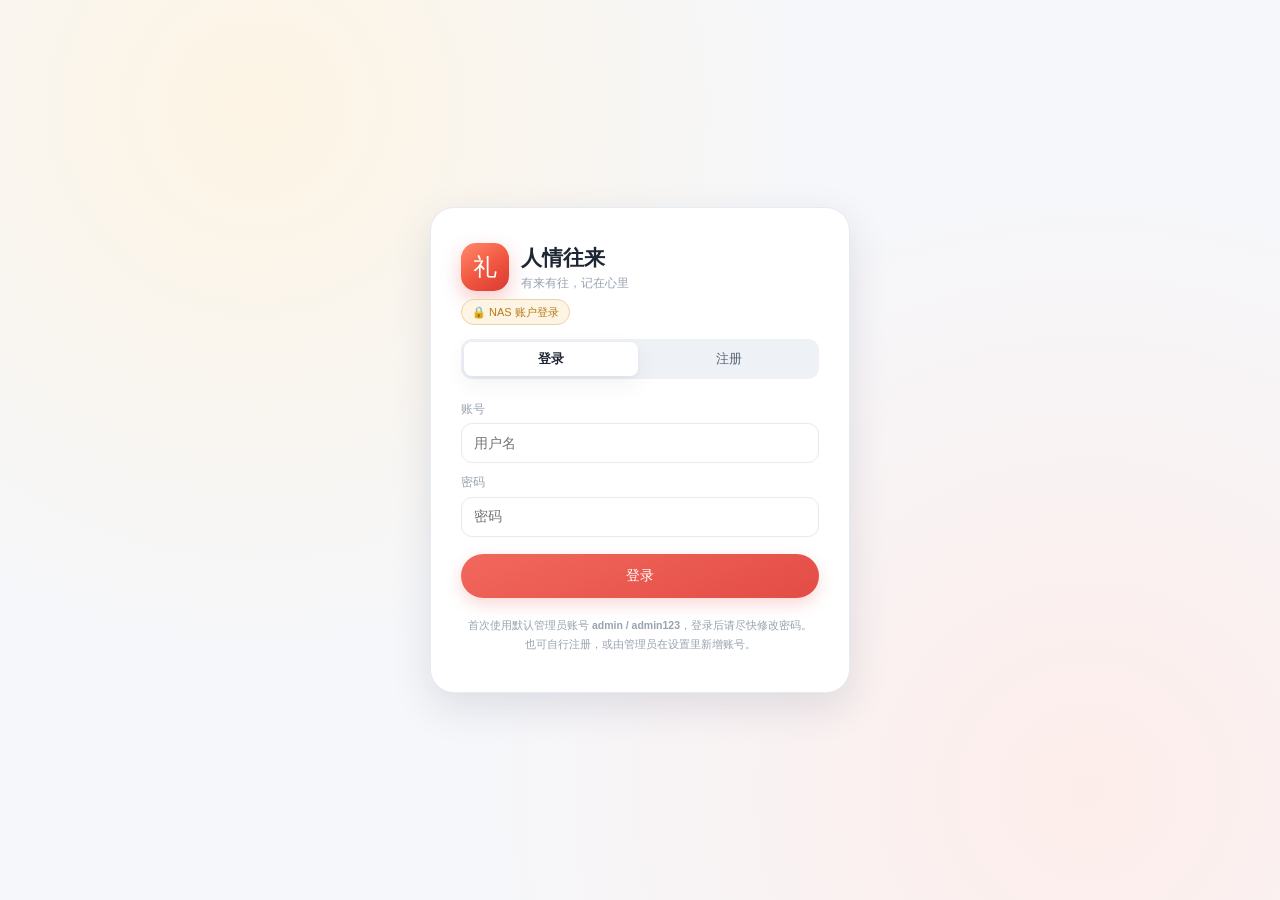
<file: index.html>
<!DOCTYPE html>
<html lang="zh-CN">
<head>
<meta charset="utf-8">
<meta name="viewport" content="width=device-width, initial-scale=1, viewport-fit=cover">
<title>人情往来</title>
<meta name="theme-color" content="#F0553F">
<meta name="description" content="人情往来 · 记礼金、看关系、过好每一个该到的日子">
<link rel="icon" href="data:image/svg+xml,%3Csvg xmlns='http://www.w3.org/2000/svg' viewBox='0 0 32 32'%3E%3Crect width='32' height='32' rx='8' fill='%23F0553F'/%3E%3Ctext x='16' y='23' font-size='18' text-anchor='middle' fill='%23fff' font-family='sans-serif'%3E%E7%A4%BC%3C/text%3E%3C/svg%3E'>
<link rel="stylesheet" href="css/style.css">
<style id="app-inline-css">
/* 人情往来 · 样式（支持 5 套主题） */
:root {
  /* 主题色（由 [data-theme] 覆盖） */
  --paper: #F6F7FA;
  --paper-2: #EDF0F5;
  --card: #FFFFFF;
  --card-alt: #FDFAF4;
  --ink: #1F2633;
  --ink-2: #586474;
  --ink-3: #98A2B0;
  --line: #E6EAF1;
  --line-2: #F0F3F7;
  --red: #E34C46;
  --red-2: #F2685C;
  --red-soft: #FDEDEA;
  --gold: #DFA63C;
  --gold-soft: #FDF4E4;
  --gold-deep: #B77A18;
  --gold-line: #EBD4A6;
  --green: #16A173;
  --green-soft: #E7F6F0;
  --green-deep: #12795A;
  --green-line: #CDEBE0;
  --blue: #3B7BD4;
  --blue-soft: #EAF2FD;
  --purple: #7C5CC4;
  --purple-soft: #F0EAFB;
  --orange: #F09A3E;
  --orange-soft: #FDF0E2;
  --gray-soft: #EFF2F6;
  --graph-bg: #F6EEE0;
  --graph-dot: rgba(180, 160, 130, .16);
  --edge: #D9DFE8;
  --edge-via: #C9D2DE;
  --ring-guide: #E2E8F0;
  --edge-label: #A2937F;
  --node-bg: #FFFFFF;
  --node-soft: #FFF5F0;
  --node-soft-2: #FDEBE4;
  --glass: rgba(255, 253, 248, .92);
  --scrim: rgba(45, 34, 22, .3);
  --toast-bg: rgba(42, 37, 33, .92);
  --hover: #F7F9FC;
  --seg-bg: #EEF1F6;
  --input-bg: #FFFFFF;
  --shadow-sm: 0 2px 4px rgba(30, 45, 70, .04), 0 8px 24px rgba(30, 45, 70, .06);
  --shadow-md: 0 14px 40px rgba(30, 45, 70, .12);
  --sans: -apple-system, BlinkMacSystemFont, "PingFang SC", "Hiragino Sans GB", "Microsoft YaHei", "Noto Sans SC", sans-serif;
  --serif: -apple-system, BlinkMacSystemFont, "PingFang SC", "Hiragino Sans GB", "Microsoft YaHei", "Noto Sans SC", sans-serif;
  /* 统一圆角：xs 小控件 / sm 输入框 / md 小卡片 / lg 卡片 / xl 大面板 / hero 主卡 */
  --r-xs: 10px; --r-sm: 12px; --r-md: 14px; --r-lg: 16px; --r-xl: 20px; --r-hero: 24px;
}

/* ===== 主题：暖白（默认） / 墨夜 / 青竹 / 藏蓝 / 雅紫 ===== */
[data-theme="night"] {
  --paper: #161B23; --paper-2: #1E242E; --card: #232A35; --card-alt: #282F3B;
  --ink: #E8EDF4; --ink-2: #AFBAC9; --ink-3: #7A8799;
  --line: #333C4A; --line-2: #2B333E;
  --red: #F0736B; --red-2: #FB9089; --red-soft: #3A2729;
  --gold: #E0AE55; --gold-soft: #3A3123; --gold-deep: #E6BF72; --gold-line: #5A4A2C;
  --green: #46C79B; --green-soft: #1E3A33; --green-deep: #6FDDB4; --green-line: #2C5346;
  --blue: #6EA8F0; --blue-soft: #22344C; --purple: #AE90E8; --purple-soft: #2E2942;
  --orange: #F3A85C; --orange-soft: #3B2E22; --gray-soft: #2B333F;
  --graph-bg: #1B212B; --graph-dot: rgba(160, 180, 210, .10);
  --edge: #3A4452; --edge-via: #46515F; --ring-guide: #3B4655; --edge-label: #97A3B4;
  --node-bg: #262E3A; --node-soft: #332C30; --node-soft-2: #3A3033;
  --glass: rgba(32, 39, 49, .92); --scrim: rgba(0, 0, 0, .55); --toast-bg: rgba(220, 228, 238, .94);
  --hover: #2C3542; --seg-bg: #2A323E; --input-bg: #262E3A;
  --shadow-sm: 0 2px 6px rgba(0, 0, 0, .28), 0 10px 26px rgba(0, 0, 0, .24);
  --shadow-md: 0 16px 44px rgba(0, 0, 0, .45);
}
[data-theme="bamboo"] {
  --paper: #F3F7F2; --paper-2: #E7F0E6; --card: #FFFFFF; --card-alt: #F7FBF5;
  --ink: #20362B; --ink-2: #546C5C; --ink-3: #92A798;
  --line: #DCE9DD; --line-2: #ECF3EC;
  --red: #3F9E72; --red-2: #62B88E; --red-soft: #E6F4EC;
  --gold: #C99B3E; --gold-soft: #FCF5E4; --gold-deep: #9A7522; --gold-line: #E8D9AE;
  --green: #189C6C; --green-soft: #E4F5EB; --green-deep: #107953; --green-line: #CBE9D7;
  --blue: #3E84C4; --blue-soft: #E9F3FB; --purple: #7C77BC; --purple-soft: #EFEEFA;
  --orange: #DE9A45; --orange-soft: #FBF1E2; --gray-soft: #EEF2ED;
  --graph-bg: #E9F2E6; --graph-dot: rgba(90, 140, 105, .14);
  --edge: #CFDFD2; --edge-via: #BFD3C3; --ring-guide: #D9E7DB; --edge-label: #7E9A87;
  --node-soft: #F0F8F2; --node-soft-2: #E5F2E9;
  --glass: rgba(250, 253, 248, .92);
  --hover: #F1F7F0; --seg-bg: #E7F0E6;
}
[data-theme="ocean"] {
  --paper: #F2F6FB; --paper-2: #E5EEF7; --card: #FFFFFF; --card-alt: #F5F9FE;
  --ink: #1D3149; --ink-2: #526A85; --ink-3: #90A3B8;
  --line: #DBE6F2; --line-2: #ECF2F9;
  --red: #E0645E; --red-2: #EE8A85; --red-soft: #FDECEA;
  --gold: #D2A344; --gold-soft: #FBF4E5; --gold-deep: #A58025; --gold-line: #EADCB8;
  --green: #1D9A8E; --green-soft: #E2F5F2; --green-deep: #12776E; --green-line: #C8E9E4;
  --blue: #2E74CC; --blue-soft: #E4F0FD; --purple: #6C74C0; --purple-soft: #ECEEFA;
  --orange: #E79B48; --orange-soft: #FCF1E4; --gray-soft: #EDF2F8;
  --graph-bg: #E6F0FA; --graph-dot: rgba(100, 145, 195, .14);
  --edge: #D2E0EF; --edge-via: #C2D4E8; --ring-guide: #DCE8F4; --edge-label: #7D95AF;
  --node-soft: #EFF6FD; --node-soft-2: #E4F0FA;
  --glass: rgba(248, 251, 255, .92);
  --hover: #F0F6FC; --seg-bg: #E5EEF7;
}
[data-theme="plum"] {
  --paper: #F8F5FB; --paper-2: #F0EAF7; --card: #FFFFFF; --card-alt: #FBF8FE;
  --ink: #332A45; --ink-2: #6A5E80; --ink-3: #A69AB8;
  --line: #E8DFF1; --line-2: #F2ECF8;
  --red: #C4588B; --red-2: #DB7BA6; --red-soft: #FBE9F2;
  --gold: #C79A4C; --gold-soft: #FBF4E6; --gold-deep: #987022; --gold-line: #E7D9B7;
  --green: #3E9B86; --green-soft: #E6F4F0; --green-deep: #2B7A69; --green-line: #D0E9E1;
  --blue: #6A82CE; --blue-soft: #EBEEFB; --purple: #8259C7; --purple-soft: #EFE8FA;
  --orange: #DD9850; --orange-soft: #FAF0E4; --gray-soft: #F0ECF6;
  --graph-bg: #EFE7F8; --graph-dot: rgba(140, 110, 180, .13);
  --edge: #DFD4EC; --edge-via: #D2C3E3; --ring-guide: #E6DDF1; --edge-label: #9384AC;
  --node-soft: #F6EFFC; --node-soft-2: #EFE4F9;
  --glass: rgba(252, 249, 255, .92);
  --hover: #F6F1FA; --seg-bg: #F0EAF7;
}

* { box-sizing: border-box; -webkit-tap-highlight-color: transparent; }
/* 防止移动端浏览器按屏幕宽度自动放大字号，导致统计区两列被撑爆换行 */
html, body { margin: 0; padding: 0; -webkit-text-size-adjust: 100%; text-size-adjust: 100%; }
body {
  background: var(--paper);
  color: var(--ink);
  font-family: var(--sans);
  font-size: 14px;
  line-height: 1.5;
  -webkit-font-smoothing: antialiased;
}
body.locked { overflow: hidden; }
button { font-family: inherit; color: inherit; border: none; background: none; cursor: pointer; padding: 0; -webkit-tap-highlight-color: transparent; }
:focus-visible { outline: 2px solid var(--gold-line); outline-offset: 2px; border-radius: 6px; }
::selection { background: var(--gold-soft); color: var(--ink); }
::-webkit-scrollbar { width: 10px; height: 10px; }
::-webkit-scrollbar-track { background: transparent; }
::-webkit-scrollbar-thumb { background: var(--line); border-radius: 999px; border: 3px solid transparent; background-clip: content-box; }
::-webkit-scrollbar-thumb:hover { background: var(--ink-3); background-clip: content-box; }
input, select, textarea { font-family: inherit; }
h1, h2, h3 { margin: 0; font-weight: 600; }

/* ---------- 布局 ---------- */
.app { display: grid; grid-template-columns: 236px minmax(0, 1fr); min-height: 100vh; }
.sidenav {
  position: sticky; top: 0; height: 100vh; padding: 26px 16px 20px;
  border-right: 1px solid var(--line);
  background: linear-gradient(180deg, var(--card) 0%, var(--paper-2) 100%);
  display: flex; flex-direction: column; gap: 24px;
}
.brand { display: flex; align-items: center; gap: 10px; padding: 0 6px; }
.brand-mark {
  width: 42px; height: 42px; border-radius: 13px; flex: none;
  background: linear-gradient(145deg, #FF8A6B 0%, #F0553F 55%, #D93A32 100%);
  color: #fff; font-family: var(--serif); font-size: 21px;
  display: grid; place-items: center;
  box-shadow: 0 6px 18px rgba(227, 76, 70, .34), inset 0 1px 0 rgba(255, 255, 255, .32);
}
.brand-txt { display: flex; flex-direction: column; line-height: 1.25; }
.brand-txt b { font-family: var(--serif); font-size: 15.5px; letter-spacing: .3px; }
.brand-txt span { font-size: 10.5px; color: var(--ink-3); margin-top: 2px; }
.nav { display: flex; flex-direction: column; gap: 4px; }
.nav-item {
  display: flex; align-items: center; gap: 11px; padding: 10px 12px;
  border-radius: var(--r-sm); font-size: 13.5px; color: var(--ink-2);
  transition: .18s;
}
.nav-item svg { width: 20px; height: 20px; flex: none; }
.nav-item:hover { background: var(--glass); }
.nav-item.on {
  background: var(--card); color: var(--ink); font-weight: 600;
  box-shadow: var(--shadow-sm); position: relative;
}
.nav-item.on::before {
  content: ''; position: absolute; left: -16px; top: 50%; transform: translateY(-50%);
  width: 3px; height: 18px; border-radius: 3px; background: var(--red);
}
.side-foot { margin-top: auto; display: flex; flex-direction: column; gap: 10px; padding: 0 6px; }
.side-note { font-size: 10.5px; color: var(--ink-3); line-height: 1.6; }
.side-share {
  display: flex; justify-content: space-between; align-items: center;
  font-size: 12px; color: var(--red); background: var(--glass);
  border: 1px solid var(--line); border-radius: 10px; padding: 9px 11px;
}
.side-share:hover { background: var(--card); }

.main { min-width: 0; }
.view { display: none; }
.view.on { display: block; }
.page { max-width: 1150px; margin: 0 auto; padding: 30px 34px 70px; }

/* 右上角：我的 / 设置 */
.top-tools { position: fixed; top: 20px; right: 24px; z-index: 60; display: flex; gap: 8px; }
.top-tool {
  width: 40px; height: 40px; border-radius: var(--r-sm); display: grid; place-items: center;
  background: var(--card); border: 1px solid var(--line); color: var(--ink-2);
  box-shadow: var(--shadow-sm); transition: .18s;
}
.top-tool svg { width: 21px; height: 21px; }
.top-tool:hover { color: var(--red); border-color: var(--red-soft); }
.top-tool.on { color: var(--red); border-color: var(--red); background: var(--card-alt); }
.page-head { display: flex; align-items: flex-end; justify-content: space-between; gap: 16px; margin-bottom: 22px; padding-right: 92px; }
.ph-txt h1 { font-family: var(--serif); font-size: 27px; letter-spacing: .5px; }
.ph-txt p { margin: 5px 0 0; font-size: 12.5px; color: var(--ink-3); }
.ph-act { display: flex; gap: 8px; flex-wrap: wrap; }

/* ---------- 按钮 ---------- */
.btn {
  height: 38px; padding: 0 16px; border-radius: 999px;
  background: linear-gradient(160deg, var(--red-2), var(--red));
  color: #fff; font-size: 13px; font-weight: 500;
  box-shadow: 0 6px 16px rgba(227, 76, 70, .22);
  transition: .16s; white-space: nowrap;
}
.btn:hover { transform: translateY(-1px); box-shadow: 0 8px 20px rgba(227, 76, 70, .28); }
.btn:active { transform: translateY(0); }
.btn.ghost {
  background: var(--card); color: var(--ink-2); border: 1px solid var(--line);
  box-shadow: none;
}
.btn.ghost:hover { border-color: var(--gold-line); color: var(--ink); }
.btn.ghost.danger { color: var(--red); border-color: var(--red-soft); }
.btn.tiny { height: 28px; padding: 0 11px; font-size: 11.5px; }
.btn.small { height: 32px; padding: 0 13px; font-size: 12px; }
.icon-btn {
  width: 32px; height: 32px; border-radius: 50%; display: grid; place-items: center;
  color: var(--ink-3); font-size: 15px;
}
.icon-btn:hover { background: var(--paper-2); color: var(--ink); }

/* ---------- 通用 ---------- */
.seg { display: inline-flex; background: var(--seg-bg); border-radius: 999px; padding: 3px; gap: 2px; }
.seg button {
  padding: 7px 15px; border-radius: 999px; font-size: 12.5px; color: var(--ink-2);
  transition: .18s; white-space: nowrap;
}
.seg button.on { background: var(--card); color: var(--ink); font-weight: 600; box-shadow: 0 1px 4px rgba(30, 45, 70, .1); }
.seg.small button { padding: 6px 11px; font-size: 12px; }
.seg.big { display: flex; width: 100%; }
.seg.big button { flex: 1; padding: 9px 2px; font-size: 12px; }
.input, .select {
  height: 40px; border-radius: 11px; border: 1px solid var(--line);
  background: var(--card); padding: 0 12px; font-size: 13.5px; color: var(--ink);
  outline: none; transition: .16s; width: 100%;
}
.input:focus, .select:focus { border-color: var(--gold-line); box-shadow: 0 0 0 3px rgba(227, 76, 70, .14); }
.input.big { font-size: 20px; font-family: var(--serif); font-weight: 600; height: 48px; }
textarea.input { padding: 10px 12px; height: auto; resize: vertical; line-height: 1.5; }
.select { appearance: none; padding-right: 28px; background-image: url("data:image/svg+xml,%3Csvg xmlns='http://www.w3.org/2000/svg' width='12' height='12' viewBox='0 0 12 12'%3E%3Cpath d='M2 4.5 6 8.5 10 4.5' fill='none' stroke='%239A8F82' stroke-width='1.4' stroke-linecap='round'/%3E%3C/svg%3E"); background-repeat: no-repeat; background-position: right 10px center; }
.ava {
  display: inline-grid; place-items: center; width: 38px; height: 38px; flex: none;
  border-radius: 50%; background: linear-gradient(160deg, var(--red-soft), var(--node-soft-2));
  font-size: 18px; line-height: 1;
}
.ava.sm { width: 30px; height: 30px; font-size: 15px; }
.ava.lg { width: 44px; height: 44px; font-size: 21px; }
.ava.xl { width: 60px; height: 60px; font-size: 28px; }
.c-in { color: var(--red) !important; }
.c-out { color: var(--green) !important; }
.empty { text-align: center; padding: 38px 14px; color: var(--ink-3); font-size: 12.5px; line-height: 1.9; }
.empty .em-ico { display: block; font-size: 26px; margin-bottom: 6px; opacity: .75; }
.empty.sm { padding: 18px 12px; font-size: 11.5px; line-height: 1.8; }
.empty.sm .em-ico { font-size: 19px; margin-bottom: 4px; }
.sec-title { display: flex; align-items: center; justify-content: space-between; gap: 10px; margin: 26px 0 12px; }
.sec-title span { display: inline-flex; align-items: center; gap: 8px; font-family: var(--serif); font-size: 16px; }
.sec-title span::before { content: ''; width: 3px; height: 15px; border-radius: 2px; background: linear-gradient(180deg, var(--red-2), var(--red)); }
.sec-title em { font-style: normal; font-size: 11.5px; color: var(--ink-3); }
.sec-title.sub { margin: 20px 0 8px; }
.sec-title.sub span { font-size: 14px; }
/* 统一卡片动效：所有卡片同一套过渡，避免悬停手感不一致 */
.set-panel, .set-list, .tile, .month-block, .cal-card, .day-panel, .story-card, .rel-strip, .me-list { transition: box-shadow .2s ease, border-color .2s ease, transform .2s ease; }
.tile:hover { border-color: var(--gold-line); box-shadow: var(--shadow-md); }
/* 空状态里的按钮与文案保持同一节奏 */
.empty .btn { margin-top: 10px; }

/* ---------- 关系页 ---------- */
.rel-bar { display: flex; align-items: center; justify-content: space-between; gap: 12px; margin-bottom: 14px; flex-wrap: wrap; }
.rel-hint-mini { font-size: 11.5px; color: var(--ink-3); }
.zoom-ctl {
  display: flex; align-items: center; gap: 3px; background: var(--card);
  border: 1px solid var(--line); border-radius: 999px; padding: 4px;
  box-shadow: var(--shadow-sm);
}
.zoom-ctl button {
  width: 30px; height: 30px; border-radius: 50%; display: grid; place-items: center;
  font-size: 16px; color: var(--ink-2); transition: .16s;
}
.zoom-ctl button:hover { background: var(--paper-2); color: var(--ink); }
.zoom-ctl button.fit { font-size: 13px; color: var(--ink-3); }
.zoom-ctl span { min-width: 84px; text-align: center; font-size: 12px; color: var(--ink-2); font-variant-numeric: tabular-nums; }

.ring-filter {
  display: flex; align-items: center; gap: 6px; flex-wrap: wrap; margin: -2px 0 14px;
}
.ring-filter > span { font-size: 11.5px; color: var(--ink-3); margin-right: 2px; }
.ring-filter button {
  padding: 6px 13px; border-radius: 999px; font-size: 12px; color: var(--ink-2);
  background: var(--card); border: 1px solid var(--line); transition: .16s; line-height: 1;
}
.ring-filter button:hover { border-color: var(--red-2); color: var(--red); }
.ring-filter button.on {
  background: var(--red); border-color: var(--red); color: #fff;
  box-shadow: 0 4px 12px rgba(227, 76, 70, .22); font-weight: 500;
}

.graph-wrap {
  position: relative; height: clamp(520px, calc(100vh - 268px), 760px);
  border: 1px solid var(--line); border-radius: var(--r-hero); overflow: hidden;
  background:
    radial-gradient(circle at 50% 44%, var(--card) 0%, var(--card) 52%, var(--graph-bg) 100%);
  box-shadow: inset 0 1px 0 var(--card), var(--shadow-sm);
}
.graph-wrap::before {
  content: ''; position: absolute; inset: 0;
  background-image: radial-gradient(var(--graph-dot) 1px, transparent 1px);
  background-size: 22px 22px; opacity: .7; pointer-events: none;
}
.graph-canvas { position: absolute; inset: 0; cursor: grab; touch-action: none; }
.graph-canvas.dragging { cursor: grabbing; }
.graph-canvas.dragging .scene { transition: none; }
.scene { will-change: transform; }
.scene { position: absolute; left: 50%; top: 50%; width: 0; height: 0; transition: transform .35s cubic-bezier(.2, .8, .2, 1); }
.gedges { position: absolute; overflow: visible; pointer-events: none; }
.edge { fill: none; stroke: var(--edge); stroke-width: 1.4; }
.edge.via { stroke: var(--edge-via); stroke-dasharray: 5 5; stroke-width: 1.3; }
.ring-guide { fill: none; stroke: var(--ring-guide); stroke-width: 1; stroke-dasharray: 2 7; opacity: .85; }
.edge-label {
  fill: var(--edge-label); font-size: 10.5px; text-anchor: middle; font-family: var(--sans);
  paint-order: stroke; stroke: var(--card); stroke-width: 3.5; stroke-linejoin: round;
}
.pair-plate {
  position: absolute; border-radius: 20px; z-index: 1;
  background: linear-gradient(135deg, rgba(226, 122, 110, .09), rgba(223, 166, 60, .10));
  border: 1px dashed rgba(227, 76, 70, .22);
  transition: left .42s cubic-bezier(.2, .8, .2, 1), top .42s cubic-bezier(.2, .8, .2, 1), width .26s, height .26s;
}
.heart-wrap { position: absolute; z-index: 4; pointer-events: none; display: grid; place-items: center; filter: drop-shadow(0 4px 10px rgba(227, 76, 70, .32)); animation: beat 2.8s ease-in-out infinite; transition: left .42s cubic-bezier(.2, .8, .2, 1), top .42s cubic-bezier(.2, .8, .2, 1), width .26s, height .26s; }
@keyframes beat { 0%, 100% { transform: scale(1); } 42% { transform: scale(1.12); } 58% { transform: scale(1.02); } }

.gnode {
  position: absolute; z-index: 2; overflow: visible;
  display: flex; flex-direction: column; align-items: center; justify-content: center;
  gap: 3px; padding: 7px 8px; text-align: center;
  background: var(--card); border: 1px solid var(--line); border-radius: 15px;
  box-shadow: 0 2px 6px rgba(30, 45, 70, .06), 0 8px 20px rgba(30, 45, 70, .05);
  transition: left .42s cubic-bezier(.2, .8, .2, 1), top .42s cubic-bezier(.2, .8, .2, 1),
              width .26s ease, height .26s ease, box-shadow .2s, border-color .2s;
  cursor: pointer;
}
.gnode:hover { border-color: var(--red-2); box-shadow: 0 4px 10px rgba(30, 45, 70, .09), 0 14px 34px rgba(30, 45, 70, .1); z-index: 6; }
.gnode .gn-ava {
  width: 30px; height: 30px; border-radius: 50%; display: grid; place-items: center;
  background: linear-gradient(160deg, var(--node-soft), var(--node-soft-2)); font-size: 15px; position: relative; flex: none;
}
.gnode.lv1 .gn-ava { width: 34px; height: 34px; font-size: 17px; }
.gnode.lv2 .gn-ava { width: 36px; height: 36px; font-size: 18px; }
.gnode .gn-name { font-size: 11px; font-weight: 600; display: flex; align-items: center; gap: 3px; max-width: 100%; white-space: nowrap; }
.gnode.lv1 .gn-name { font-size: 12.5px; }
.gnode.lv2 .gn-name { font-size: 13.5px; }
.gnode .gn-rel { font-size: 10px; color: var(--ink-3); white-space: nowrap; }
.gnode.lv1 .gn-rel { font-size: 10.5px; }
.gnode.lv2 .gn-rel { font-size: 11px; }
.gnode .gn-body { display: flex; flex-direction: column; align-items: center; gap: 1px; min-width: 0; max-width: 100%; }
.gnode .gn-kv { display: flex; gap: 6px; font-size: 10px; margin-top: 2px; font-variant-numeric: tabular-nums; }
.gnode.lv2 .gn-kv { font-size: 10.5px; gap: 10px; margin-top: 5px; }
.gnode .gn-foot { font-size: 9px; color: var(--ink-3); white-space: nowrap; overflow: hidden; text-overflow: ellipsis; max-width: 100%; }
.gnode.lv2 .gn-foot { font-size: 9.5px; }
.gnode .gn-tags { display: none; }
.gnode .gn-badge {
  position: absolute; top: -8px; right: -6px; font-style: normal; font-size: 9px;
  padding: 2px 6px; border-radius: 999px; white-space: nowrap;
  background: var(--gold-soft); color: var(--gold-deep); border: 1px solid var(--gold-line);
}
.gnode .gn-badge.mm { background: var(--gray-soft); color: var(--ink-2); border-color: var(--line); }
.gnode.is-memorial { background: linear-gradient(170deg, var(--card), var(--paper-2)); border-style: dashed; }
.gnode.is-memorial .gn-name { color: var(--ink-2); }
.gnode .gn-candle { position: absolute; right: -4px; bottom: -4px; font-size: 10px; }
.gnode .gn-me-tag {
  font-style: normal; font-size: 8.5px; font-weight: 400; color: var(--gold-deep);
  background: var(--gold-soft); border: 1px solid var(--gold-line); border-radius: 999px; padding: 0 5px;
}
.gnode.is-me {
  background: linear-gradient(158deg, var(--card) 0%, var(--gold-soft) 52%, var(--red-soft) 100%);
  border-color: var(--gold-line); border-radius: 18px;
  animation: meGlow 3.6s ease-in-out infinite;
}
@keyframes meGlow {
  0%, 100% { box-shadow: 0 0 0 1px rgba(223, 166, 60, .45), 0 10px 26px rgba(227, 76, 70, .12); }
  50% { box-shadow: 0 0 0 3px rgba(223, 166, 60, .32), 0 14px 38px rgba(227, 76, 70, .2); }
}
.gnode.is-me .gn-ava { box-shadow: 0 0 0 2px var(--card), 0 0 0 4px var(--gold); }
.gnode.is-me .gn-ava::after {
  content: ''; position: absolute; inset: -8px; border-radius: 50%;
  border: 1px dashed rgba(194, 154, 82, .7); animation: spin 16s linear infinite;
}
@keyframes spin { to { transform: rotate(360deg); } }
.gnode.is-me .gn-name { font-family: var(--serif); font-size: 15px; letter-spacing: 1px; }
.gnode.is-me .gn-seal {
  position: absolute; top: 0; right: 0; width: 20px; height: 20px;
  background: linear-gradient(145deg, #FF8A6B, #D93A32); color: #fff;
  font-family: var(--serif); font-size: 10px; display: grid; place-items: center;
  border-radius: 0 15px 0 10px;
}

.graph-legend {
  position: absolute; left: 16px; bottom: 16px; z-index: 8;
  display: flex; flex-direction: column; gap: 5px;
  padding: 10px 12px; border-radius: 12px;
  background: var(--glass); backdrop-filter: blur(8px);
  border: 1px solid var(--line); font-size: 11px; color: var(--ink-2);
  box-shadow: var(--shadow-sm); pointer-events: none;
}
.graph-legend span { display: flex; align-items: center; gap: 7px; }
.graph-legend .ln { width: 18px; height: 0; border-top: 1.6px solid var(--edge); flex: none; }
.graph-legend .ln.dashed { border-top-style: dashed; border-color: var(--edge-via); }
.graph-legend .ln.heart { height: 10px; border: none; background: url("data:image/svg+xml,%3Csvg xmlns='http://www.w3.org/2000/svg' width='14' height='12' viewBox='0 0 16 14'%3E%3Cpath d='M8 13S1 9 1 5.2C1 2.9 2.8 1.2 4.8 1.2c1.2 0 2.3.6 3.2 1.7.9-1.1 2-1.7 3.2-1.7 2 0 3.8 1.7 3.8 4C15 9 8 13 8 13z' fill='%23C0403A'/%3E%3C/svg%3E") center/13px no-repeat; }
.graph-tip { position: absolute; right: 16px; bottom: 16px; font-size: 10.5px; color: var(--ink-3); background: var(--glass); padding: 5px 9px; border-radius: 8px; border: 1px solid var(--line); pointer-events: none; }
.graph-focus {
  position: absolute; left: 50%; top: 14px; transform: translateX(-50%); z-index: 8;
  font-size: 11.5px; color: var(--ink-2); background: var(--glass);
  border: 1px solid var(--line); border-radius: 999px; padding: 7px 14px; white-space: nowrap;
  box-shadow: var(--shadow-sm);
}
.graph-focus b { color: var(--red); cursor: pointer; font-weight: 500; }
.graph-empty { position: absolute; left: 50%; top: 50%; transform: translate(-50%, -50%); text-align: center; font-size: 12.5px; color: var(--ink-3); line-height: 2; z-index: 9; }
.graph-empty b { color: var(--red); cursor: pointer; font-weight: 500; }

.rel-strip {
  display: grid; grid-template-columns: repeat(4, 1fr); gap: 10px; margin-top: 16px;
}
.rel-strip > div {
  background: var(--card); border: 1px solid var(--line); border-radius: 14px; padding: 13px 14px;
  display: flex; flex-direction: column; gap: 2px; box-shadow: var(--shadow-sm);
}
.rel-strip b { font-family: var(--serif); font-size: 20px; font-weight: 600; }
.rel-strip span { font-size: 11px; color: var(--ink-3); }

/* 名单 */
.list-tools { margin-bottom: 8px; }
.people-grid { display: grid; grid-template-columns: repeat(auto-fill, minmax(240px, 1fr)); gap: 10px; }
.pcard {
  display: flex; align-items: center; gap: 11px; padding: 12px 14px;
  background: var(--card); border: 1px solid var(--line); border-radius: 15px; text-align: left;
  transition: .18s; box-shadow: var(--shadow-sm);
}
.pcard:hover { border-color: var(--gold-line); transform: translateY(-1px); }
.pc-main { display: flex; flex-direction: column; min-width: 0; flex: 1; }
.pc-main b { font-size: 14px; font-weight: 600; }
.pc-main em { font-style: normal; font-size: 11px; color: var(--ink-3); margin-top: 1px; overflow: hidden; text-overflow: ellipsis; white-space: nowrap; }
.pc-amt { display: flex; flex-direction: column; align-items: flex-end; font-size: 11.5px; font-variant-numeric: tabular-nums; }
.pc-amt b { font-weight: 600; }
.pc-amt em { font-style: normal; font-size: 10.5px; margin-top: 1px; opacity: .8; }

/* ---------- 礼金 ---------- */
.stat-row { display: grid; grid-template-columns: repeat(3, 1fr); gap: 12px; margin-bottom: 16px; }
.stat {
  background: var(--card); border: 1px solid var(--line); border-radius: var(--r-lg); padding: 15px 17px;
  display: flex; flex-direction: column; gap: 2px; box-shadow: var(--shadow-sm); position: relative; overflow: hidden;
}
.stat::after { content: ''; position: absolute; right: -18px; top: -18px; width: 60px; height: 60px; border-radius: 50%; opacity: .5; }
.stat.in::after { background: var(--red-soft); }
.stat.out::after { background: var(--green-soft); }
.stat.net::after { background: var(--gold-soft); }
.stat span { font-size: 11.5px; color: var(--ink-3); }
.stat b { font-family: var(--serif); font-size: 23px; font-weight: 600; font-variant-numeric: tabular-nums; }
.stat.in b { color: var(--red); }
.stat.out b { color: var(--green); }
.stat em { font-style: normal; font-size: 10.5px; color: var(--ink-3); }

.filter-bar { display: flex; align-items: center; gap: 8px; margin-bottom: 16px; flex-wrap: wrap; }
.filter-bar .select { width: auto; min-width: 96px; height: 36px; font-size: 12.5px; }

.month-block { background: var(--card); border: 1px solid var(--line); border-radius: var(--r-lg); overflow: hidden; margin-bottom: 14px; box-shadow: var(--shadow-sm); }
.month-head { display: flex; align-items: baseline; justify-content: space-between; padding: 10px 15px; background: var(--card-alt); border-bottom: 1px solid var(--line-2); }
.month-head b { font-family: var(--serif); font-size: 13.5px; font-weight: 600; }
.month-head span { font-size: 11px; color: var(--ink-3); }
.month-head i { font-style: normal; font-weight: 600; }
.grow {
  width: 100%; display: flex; align-items: center; gap: 13px; padding: 12px 15px;
  border-bottom: 1px solid var(--line-2); text-align: left; transition: background .15s;
}
.grow:last-child { border-bottom: none; }
.grow:hover { background: var(--hover); }
.gdate { width: 38px; display: flex; flex-direction: column; align-items: center; flex: none; }
.gdate b { font-family: var(--serif); font-size: 16px; font-weight: 600; line-height: 1.1; }
.gdate em { font-style: normal; font-size: 9.5px; color: var(--ink-3); }
.gmain { flex: 1; min-width: 0; display: flex; flex-direction: column; }
.gmain b { font-size: 13.5px; font-weight: 500; }
.gmain em { font-style: normal; font-size: 11px; color: var(--ink-3); overflow: hidden; text-overflow: ellipsis; white-space: nowrap; margin-top: 1px; }
.gamt { font-size: 14px; font-weight: 600; font-variant-numeric: tabular-nums; flex: none; }

/* ---------- 日历 ---------- */
.cal-layout { display: grid; grid-template-columns: minmax(0, 1.12fr) minmax(0, .88fr); gap: 16px; align-items: start; }
.cal-card { background: var(--card); border: 1px solid var(--line); border-radius: var(--r-xl); padding: 16px 16px 12px; box-shadow: var(--shadow-sm); }
.cal-head { display: flex; align-items: center; gap: 6px; margin-bottom: 12px; }
.cal-head > div { flex: 1; display: flex; flex-direction: column; align-items: center; }
.cal-head b { font-family: var(--serif); font-size: 16px; }
.cal-head em { font-style: normal; font-size: 10.5px; color: var(--ink-3); }
.cal-week { display: grid; grid-template-columns: repeat(7, 1fr); margin-bottom: 4px; }
.cal-week span { text-align: center; font-size: 10.5px; color: var(--ink-3); }
.cal-grid { display: grid; grid-template-columns: repeat(7, 1fr); gap: 3px; }
.cell {
  position: relative; aspect-ratio: 1 / 1.02; border-radius: 12px;
  display: flex; flex-direction: column; align-items: center; justify-content: flex-start;
  padding-top: 7px; gap: 3px; transition: background .16s;
}
.cell:hover { background: var(--red-soft); }
.cell b { font-size: 13px; font-weight: 500; font-variant-numeric: tabular-nums; }
.cell.out b { color: var(--ink-3); }
.cell.today { background: var(--red-soft); }
.cell.today b { color: var(--red); font-weight: 700; }
.cell.sel { background: var(--ink); }
.cell.sel b { color: #fff; font-weight: 700; }
.cell.sel .dot { opacity: .95; }
.dots { display: flex; gap: 2.5px; height: 5px; }
.dot { width: 5px; height: 5px; border-radius: 50%; display: inline-block; }
.dot.birthday { background: var(--orange); }
.dot.memorial { background: var(--ink-3); }
.dot.banquet { background: var(--red); }
.dot.custom { background: var(--green); }
.cell .more { position: absolute; bottom: 2px; font-style: normal; font-size: 8.5px; color: var(--ink-3); }
.cell.sel .more { color: rgba(255, 255, 255, .8); }
.cal-legend { display: flex; gap: 14px; justify-content: center; padding: 10px 0 2px; border-top: 1px solid var(--line-2); margin-top: 8px; }
.cal-legend span { display: flex; align-items: center; gap: 5px; font-size: 10.5px; color: var(--ink-3); }

.day-panel { background: var(--card); border: 1px solid var(--line); border-radius: var(--r-xl); overflow: hidden; box-shadow: var(--shadow-sm); align-self: start; }
.dp-head { display: flex; align-items: center; gap: 10px; padding: 13px 16px; border-bottom: 1px solid var(--line-2); background: var(--card-alt); }
.dp-head b { font-family: var(--serif); font-size: 14.5px; }
.dp-head em { font-style: normal; font-size: 11px; color: var(--ink-3); flex: 1; }
.dp-empty { padding: 22px 16px; text-align: center; font-size: 12px; color: var(--ink-3); }
.upcoming .ev-row { background: var(--card); border: 1px solid var(--line); border-radius: 14px; margin-bottom: 8px; padding: 11px 14px; box-shadow: var(--shadow-sm); }

.ev-row { width: 100%; display: flex; align-items: center; gap: 12px; padding: 11px 16px; text-align: left; border-bottom: 1px solid var(--line-2); }
.ev-row:last-child { border-bottom: none; }
.ev-row:hover { background: var(--hover); }
.ev-ic { width: 34px; height: 34px; border-radius: 11px; display: grid; place-items: center; font-size: 16px; flex: none; }
.ev-ic.birthday { background: var(--orange-soft); }
.ev-ic.memorial { background: var(--gray-soft); }
.ev-ic.banquet { background: var(--red-soft); }
.ev-ic.custom { background: var(--green-soft); }
.ev-day { display: flex; flex-direction: column; align-items: center; width: 42px; flex: none; }
.ev-day b { font-family: var(--serif); font-size: 13px; }
.ev-day em { font-style: normal; font-size: 9.5px; color: var(--red); }
.ev-main { flex: 1; min-width: 0; display: flex; flex-direction: column; }
.ev-main b { font-size: 13.5px; font-weight: 500; }
.ev-main em { font-style: normal; font-size: 11px; color: var(--ink-3); overflow: hidden; text-overflow: ellipsis; white-space: nowrap; }
.ev-tag { font-size: 10px; padding: 3px 8px; border-radius: 999px; flex: none; }
.ev-tag.birthday { background: var(--orange-soft); color: var(--gold-deep); }
.ev-tag.memorial { background: var(--gray-soft); color: var(--ink-2); }
.ev-tag.banquet { background: var(--red-soft); color: var(--red); }
.ev-tag.custom { background: var(--green-soft); color: var(--green); }

/* ---------- 我的 ---------- */
.me-card {
  background: linear-gradient(150deg, var(--card) 0%, var(--gold-soft) 58%, var(--orange-soft) 100%);
  border: 1px solid var(--gold-line); border-radius: var(--r-hero); padding: 22px;
  box-shadow: var(--shadow-md); position: relative; overflow: hidden;
}
.me-card::after {
  content: ''; position: absolute; right: -50px; top: -60px; width: 180px; height: 180px;
  border-radius: 50%; background: radial-gradient(circle, rgba(223, 166, 60, .18), transparent 70%);
}
.me-top {
  display: grid; grid-template-columns: auto minmax(0, 1fr) auto;
  align-items: start; column-gap: 14px; row-gap: 4px;
  position: relative; z-index: 1;
}
.me-ava { width: 58px; height: 58px; font-size: 27px; grid-row: 1 / span 2; position: relative; background: var(--card); box-shadow: 0 0 0 2px var(--card), 0 0 0 4px var(--gold); }
.me-edit {
  grid-column: 3; grid-row: 1; align-self: start;
  width: auto; height: auto; padding: 2px 2px 2px 8px; border-radius: 8px;
  font-size: 12.5px; line-height: 1.5; white-space: nowrap;
}
.me-ring { position: absolute; inset: -9px; border-radius: 50%; border: 1px dashed rgba(194, 154, 82, .65); animation: spin 18s linear infinite; }
.me-info { grid-column: 2; grid-row: 1; min-width: 0; }
.me-info h2 { font-family: var(--serif); font-size: 22px; letter-spacing: .5px; }
.me-info p { margin: 3px 0 0; font-size: 12px; color: var(--ink-2); }
.me-motto {
  grid-column: 2 / -1; grid-row: 2;
  display: block; width: 100%; margin: 0; padding: 0; border: 0; background: none; cursor: pointer;
  font-size: 11.5px; color: var(--ink-3); font-family: var(--serif);
  text-align: left; line-height: 1.6;
  white-space: nowrap; overflow: hidden; text-overflow: ellipsis;
}
.me-grid { display: grid; grid-template-columns: repeat(4, 1fr); gap: 8px; margin-top: 18px; position: relative; z-index: 1; }
.me-grid > div { display: flex; flex-direction: column; gap: 1px; }
.me-grid b { font-family: var(--serif); font-size: 18px; font-weight: 600; font-variant-numeric: tabular-nums; }
.me-grid span { font-size: 10.5px; color: var(--ink-3); }
.me-meta { display: flex; flex-wrap: wrap; gap: 8px 16px; margin-top: 16px; padding-top: 14px; border-top: 1px dashed rgba(180, 150, 100, .3); font-size: 11.5px; color: var(--ink-2); position: relative; z-index: 1; }

.tile-row { display: grid; grid-template-columns: repeat(3, 1fr); gap: 10px; }
.tile { background: var(--card); border: 1px solid var(--line); border-radius: var(--r-lg); padding: 14px 15px; text-align: left; transition: .18s; box-shadow: var(--shadow-sm); }
.tile:hover { border-color: var(--gold-line); transform: translateY(-1px); }
.tile b { display: block; font-size: 13.5px; font-weight: 600; }
.tile em { display: block; font-style: normal; font-size: 11px; color: var(--ink-3); margin-top: 3px; line-height: 1.5; }

.set-list { background: var(--card); border: 1px solid var(--line); border-radius: var(--r-lg); overflow: hidden; box-shadow: var(--shadow-sm); }
.set-row { width: 100%; display: flex; align-items: center; gap: 10px; padding: 14px 16px; border-bottom: 1px solid var(--line-2); text-align: left; }
.set-row:last-child { border-bottom: none; }
.set-row:hover { background: var(--hover); }
.set-row b { font-size: 13.5px; font-weight: 500; }
.set-row em { font-style: normal; font-size: 11px; color: var(--ink-3); flex: 1; }
.set-row span { color: var(--ink-3); font-size: 15px; }
.set-row.danger b { color: var(--red); }
.foot-note { text-align: center; font-size: 10.5px; color: var(--ink-3); line-height: 1.9; margin-top: 34px; }

/* ---------- 弹层 ---------- */
.modal-root { position: fixed; inset: 0; z-index: 60; display: none; }
.modal-root.open { display: block; }
.scrim { position: absolute; inset: 0; background: var(--scrim); backdrop-filter: blur(3px); }
.sheet {
  position: absolute; left: 50%; bottom: 0; width: min(640px, 100%);
  background: var(--card); border-radius: 24px 24px 0 0;
  max-height: 90vh; display: flex; flex-direction: column;
  transform: translate(-50%, 24px); opacity: 0;
  transition: transform .3s cubic-bezier(.2, .8, .2, 1), opacity .24s;
  box-shadow: 0 -10px 50px rgba(50, 35, 20, .18);
}
.modal-root.open .sheet { transform: translate(-50%, 0); opacity: 1; }
.sheet.share-sheet { width: min(700px, 100%); }
.sheet-x { position: absolute; top: 10px; right: 12px; z-index: 3; background: var(--glass); backdrop-filter: blur(4px); }
.person-sheet .sheet-body { padding-top: 34px; }
.sheet-head { display: flex; align-items: flex-start; justify-content: space-between; gap: 12px; padding: 20px 22px 6px; }
.sheet-head h3 { font-family: var(--serif); font-size: 18px; }
.sheet-head p { margin: 3px 0 0; font-size: 11.5px; color: var(--ink-3); }
.sheet-body { padding: 8px 22px 22px; overflow-y: auto; -webkit-overflow-scrolling: touch; }
.sheet-foot {
  display: flex; gap: 9px; justify-content: flex-end;
  padding: 13px 22px calc(14px + env(safe-area-inset-bottom));
  border-top: 1px solid var(--line-2); background: var(--hover);
}

/* 人物档案 */
.prof-head { display: flex; gap: 14px; align-items: center; padding: 6px 0 4px; }
.prof-head h3 { font-family: var(--serif); font-size: 19px; display: flex; align-items: center; gap: 8px; }
.prof-head p { margin: 4px 0 0; font-size: 12px; color: var(--ink-3); }
.prof-tags { display: flex; gap: 5px; flex-wrap: wrap; margin-top: 7px; }
.prof-tags i, .ring-tag {
  font-style: normal; font-size: 10px; padding: 2px 8px; border-radius: 999px;
  background: var(--gold-soft); color: var(--gold-deep); border: 1px solid var(--gold-line);
}
.ring-tag.r3 { background: var(--green-soft); color: var(--green-deep); border-color: var(--green-line); }
.ring-tag.r2 { background: var(--gold-soft); color: var(--gold-deep); border-color: var(--gold-line); }
.ring-tag.me { background: var(--red-soft); color: var(--red); border-color: var(--red-soft); }
.prof-stats { display: grid; grid-template-columns: repeat(3, 1fr); gap: 8px; margin: 16px 0 4px; padding: 14px 0; border-top: 1px solid var(--line-2); border-bottom: 1px solid var(--line-2); }
.prof-stats > div { display: flex; flex-direction: column; gap: 2px; }
.prof-stats b { font-family: var(--serif); font-size: 19px; font-weight: 600; }
.prof-stats span { font-size: 10.5px; color: var(--ink-3); }
.prof-info { display: flex; flex-direction: column; gap: 9px; padding: 14px 0 4px; }
.prof-info > div { display: flex; gap: 12px; font-size: 12.5px; }
.prof-info span { width: 62px; color: var(--ink-3); flex: none; }
.prof-info b { font-weight: 500; }
.prof-rel { display: flex; flex-wrap: wrap; gap: 6px; padding: 6px 0 2px; }
.rel-chip { font-size: 11.5px; padding: 5px 10px; border-radius: 999px; background: var(--card); border: 1px solid var(--line); color: var(--ink-2); }
.rel-chip:hover { border-color: var(--gold-line); color: var(--ink); }
.mini-row { display: flex; align-items: center; gap: 12px; padding: 9px 0; border-bottom: 1px solid var(--line-2); }
.mini-row:last-child { border-bottom: none; }

/* 表单 */
.form { display: flex; flex-direction: column; gap: 11px; padding-top: 4px; }
.form-tip { margin: 0 0 2px; font-size: 11.5px; line-height: 1.7; color: var(--ink-3); background: var(--card-alt); border-radius: 10px; padding: 9px 11px; }
.field { display: flex; flex-direction: column; gap: 5px; }
.field > span { font-size: 11.5px; color: var(--ink-3); }
.field-2 { display: grid; grid-template-columns: 1fr 1fr; gap: 10px; }
.check { display: flex; align-items: center; gap: 8px; font-size: 12.5px; color: var(--ink-2); padding: 2px 0; cursor: pointer; }
.check input { width: 16px; height: 16px; accent-color: var(--red); }
.dir-seg { display: flex; gap: 8px; }
.dir-seg button {
  flex: 1; height: 42px; border-radius: 12px; border: 1px solid var(--line);
  background: var(--card); font-size: 13px; color: var(--ink-2); transition: .16s;
}
.dir-seg button.on { border-color: var(--red); background: var(--red-soft); color: var(--red); font-weight: 600; }

/* 帮助 */
.help { padding-top: 4px; }
.help-lead { font-size: 13px; color: var(--ink-2); background: var(--gold-soft); border-radius: 12px; padding: 11px 13px; margin: 0 0 14px; line-height: 1.7; }
.help-item { padding: 10px 0; border-bottom: 1px solid var(--line-2); }
.help-item:last-child { border-bottom: none; }
.help-item b { font-size: 13.5px; }
.help-item p { margin: 3px 0 0; font-size: 12.5px; color: var(--ink-2); line-height: 1.75; }

/* 分享面板 */
.share-opts { margin: 12px 0 4px; display: flex; flex-direction: column; gap: 10px; }
.opt-row { display: flex; gap: 8px; }
.opt-note { font-size: 12px; color: var(--ink-3); margin: 0; line-height: 1.7; }
.pick-head { display: flex; justify-content: space-between; font-size: 11.5px; color: var(--ink-3); }
.pick-act { display: flex; gap: 12px; }
.pick-act b { color: var(--red); font-weight: 500; cursor: pointer; }
.pick-list { max-height: 190px; overflow-y: auto; border: 1px solid var(--line-2); border-radius: 12px; padding: 4px; }
.pick { display: flex; align-items: center; gap: 9px; padding: 6px 8px; border-radius: 9px; cursor: pointer; }
.pick:hover { background: var(--hover); }
.pick input { width: 15px; height: 15px; accent-color: var(--red); }
.pick > span:last-child { display: flex; flex-direction: column; font-size: 12.5px; }
.pick em { font-style: normal; font-size: 10.5px; color: var(--ink-3); }
.share-preview { margin-top: 14px; background: var(--gold-soft); border-radius: 16px; padding: 12px; }
.sp-head { display: flex; justify-content: space-between; font-size: 11px; color: var(--ink-3); margin-bottom: 9px; }
.sp-head em { font-style: normal; }
.poster-holder { position: relative; overflow: hidden; border-radius: 14px; }

.poster {
  width: 640px; background: var(--card); border: 1px solid var(--gold-line); border-radius: 24px;
  padding: 30px 40px 26px; transform-origin: top left;
  box-shadow: 0 10px 30px rgba(30, 45, 70, .08);
}
.p-top { display: flex; justify-content: space-between; align-items: center; }
.p-brand { font-size: 11px; letter-spacing: 2.5px; color: var(--red); font-weight: 600; }
.p-kind { font-size: 10.5px; color: var(--edge-label); border: 1px solid var(--gold-line); border-radius: 999px; padding: 3px 9px; }
.poster h2 { font-family: var(--serif); font-size: 30px; margin: 14px 0 0; letter-spacing: 1px; }
.p-sub { font-size: 12.5px; color: var(--ink-2); margin: 6px 0 0; }
.p-stats { display: grid; grid-template-columns: repeat(3, 1fr); gap: 8px; margin-top: 16px; padding: 14px 0; border-top: 1px solid var(--gold-line); border-bottom: 1px solid var(--gold-line); }
.p-stats > div { display: flex; flex-direction: column; gap: 3px; }
.p-stats em { font-style: normal; font-size: 10.5px; color: var(--ink-2); }
.p-stats b { font-family: var(--serif); font-size: 21px; font-weight: 600; }
.p-stats > div:nth-child(1) b { color: var(--red); }
.p-stats > div:nth-child(2) b { color: var(--green); }
.p-rows { margin-top: 4px; }
.p-row { display: grid; grid-template-columns: 58px 1fr auto; gap: 10px; align-items: center; padding: 11px 0; border-bottom: 1px solid var(--line-2); font-size: 12.5px; }
.pa { color: var(--ink-2); font-size: 11.5px; }
.pb { color: var(--ink); overflow: hidden; text-overflow: ellipsis; white-space: nowrap; }
.pc { font-weight: 600; font-variant-numeric: tabular-nums; }
.p-note { font-size: 10.5px; color: var(--ink-3); margin-top: 12px; line-height: 1.6; }
.p-foot { display: flex; align-items: center; justify-content: space-between; margin-top: 14px; }
.p-foot span { font-size: 10.5px; color: var(--ink-3); }
.p-seal {
  width: 44px; height: 44px; border-radius: 50%; background: var(--red); color: #fff;
  display: grid; place-items: center; font-style: normal; font-family: var(--serif);
  font-size: 12px; letter-spacing: 1px; box-shadow: 0 0 0 2px var(--card), 0 0 0 3.5px rgba(227, 76, 70, .35);
}
.share-actions { display: grid; grid-template-columns: repeat(4, 1fr); gap: 8px; margin-top: 14px; }
.share-actions .btn { padding: 0 6px; font-size: 12px; height: 40px; }
.share-tip { font-size: 10.5px; color: var(--ink-3); margin: 10px 2px 0; line-height: 1.7; }

/* 独立分享页 */
.share-view { position: fixed; inset: 0; z-index: 90; background: var(--paper); overflow-y: auto; padding: 20px 16px 50px; }
.sv-inner { max-width: 560px; margin: 0 auto; }
.sv-head { display: flex; align-items: center; justify-content: space-between; font-size: 12.5px; color: var(--ink-3); padding: 4px 4px 14px; }
.sv-note { text-align: center; font-size: 11px; color: var(--ink-3); margin-top: 18px; line-height: 1.8; }

/* Toast */
.toast {
  position: fixed; left: 50%; bottom: 90px; transform: translate(-50%, 12px);
  background: var(--toast-bg); color: #fff; font-size: 12.5px;
  padding: 10px 18px; border-radius: 999px; opacity: 0; pointer-events: none;
  transition: .24s; z-index: 120; max-width: 82vw; text-align: center;
}
.toast.on { opacity: 1; transform: translate(-50%, 0); }

/* 底部导航 */
.tabbar { display: none; }

/* ---------- 响应式 ---------- */
@media (max-width: 900px) {
  .app { grid-template-columns: 1fr; }
  .sidenav { display: none; }
  .main { padding-bottom: 74px; }
  .page { padding: 18px 15px 36px; }
  .page-head { margin-bottom: 16px; align-items: flex-start; flex-direction: column; gap: 12px; padding-right: 0; padding-top: 46px; }
  .top-tools { top: 12px; right: 14px; gap: 6px; }
  .top-tool { width: 36px; height: 36px; border-radius: var(--r-xs); }
  .top-tool svg { width: 19px; height: 19px; }
  .ph-txt h1 { font-size: 23px; }
  .ph-act { flex-wrap: nowrap; width: 100%; }
  .ph-act .btn { height: 36px; padding: 0 12px; font-size: 12.5px; flex: 1 1 0; min-width: 0; white-space: nowrap; }
  .graph-wrap { height: max(430px, calc(100vh - 330px)); border-radius: 20px; }
  .graph-legend { font-size: 10px; padding: 8px 10px; gap: 3px; left: 10px; bottom: 10px; }
  .graph-tip { display: none; }
  .rel-strip { grid-template-columns: repeat(2, 1fr); }
  .rel-strip b { font-size: 17px; }
  .stat-row { gap: 8px; }
  .stat { padding: 12px 13px; border-radius: 15px; }
  .stat b { font-size: 18px; }
  .stat span, .stat em { font-size: 10px; }
  .people-grid { grid-template-columns: 1fr; }
  .tile-row { grid-template-columns: 1fr; }
  .me-grid b { font-size: 16px; }
  .sheet { width: 100%; max-height: 92vh; border-radius: 22px 22px 0 0; }
  .sheet-body { padding: 6px 16px 18px; }
  .sheet-head { padding: 16px 16px 4px; }
  .sheet-foot { padding: 12px 16px calc(12px + env(safe-area-inset-bottom)); }
  .share-actions { grid-template-columns: 1fr 1fr; }
  .cal-layout { grid-template-columns: 1fr; }
  .cal-card { padding: 12px 10px 8px; }
  .cell b { font-size: 12px; }
  .tabbar {
    display: flex; position: fixed; left: 0; right: 0; bottom: 0; z-index: 50;
    background: var(--glass); backdrop-filter: blur(14px);
    border-top: 1px solid var(--line);
    padding-bottom: env(safe-area-inset-bottom);
  }
  .tab-item {
    position: relative; flex: 1; display: flex; flex-direction: column; align-items: center; gap: 3px;
    padding: 8px 0 7px; font-size: 10px; color: var(--ink-3); transition: color .18s;
  }
  .tab-item svg { width: 21px; height: 21px; }
  .tab-item.on { color: var(--red); }
  .tab-item.on::before {
    content: ''; position: absolute; top: 0; left: 50%; transform: translateX(-50%);
    width: 16px; height: 2.5px; border-radius: 0 0 3px 3px; background: var(--red);
  }
  .tab-item.on svg { filter: drop-shadow(0 2px 4px rgba(227, 76, 70, .25)); }
}
@media (max-width: 380px) {
  .field-2 { grid-template-columns: 1fr; }
  .stat b { font-size: 16px; }
  .cal-legend { gap: 8px; }
}

/* ================= 新增：登录 / 设置 / 主题 / 账户 ================= */

/* ---------- 登录页 ---------- */
.login-wrap {
  min-height: 100vh; display: grid; place-items: center; padding: 24px;
  background: radial-gradient(circle at 20% 12%, var(--gold-soft) 0%, transparent 42%),
              radial-gradient(circle at 85% 88%, var(--red-soft) 0%, transparent 45%), var(--paper);
}
.login-card {
  width: min(420px, 100%); background: var(--card); border: 1px solid var(--line);
  border-radius: 24px; padding: 34px 30px 28px; box-shadow: var(--shadow-md);
}
.login-brand { display: flex; align-items: center; gap: 12px; margin-bottom: 6px; }
.login-brand .brand-mark {
  width: 48px; height: 48px; border-radius: 15px;
  background: linear-gradient(145deg, #FF8A6B 0%, #F0553F 55%, #D93A32 100%);
  color: #fff; font-size: 24px; display: grid; place-items: center;
  box-shadow: 0 8px 20px rgba(227, 76, 70, .3);
}
.login-brand h1 { font-family: var(--serif); font-size: 21px; }
.login-brand p { margin: 2px 0 0; font-size: 11.5px; color: var(--ink-3); }
.login-title { font-size: 15px; font-weight: 600; margin: 24px 0 4px; }
.login-sub { font-size: 11.5px; color: var(--ink-3); margin: 0 0 18px; line-height: 1.6; }
.login-tabs { display: flex; gap: 4px; background: var(--seg-bg); border-radius: 11px; padding: 3px; margin-bottom: 18px; }
.login-tabs button { flex: 1; height: 34px; border-radius: 8px; font-size: 12.5px; color: var(--ink-2); }
.login-tabs button.on { background: var(--card); color: var(--ink); font-weight: 600; box-shadow: var(--shadow-sm); }
.login-err { display: none; font-size: 12px; color: var(--red); background: var(--red-soft); border-radius: 9px; padding: 9px 11px; margin-bottom: 12px; }
.login-err.on { display: block; }
.login-btn { width: 100%; height: 44px; margin-top: 6px; font-size: 14px; }
.login-foot { text-align: center; font-size: 10.5px; color: var(--ink-3); margin-top: 18px; line-height: 1.8; }
.login-badge { display: inline-flex; align-items: center; gap: 5px; background: var(--gold-soft); color: var(--gold-deep); border: 1px solid var(--gold-line); border-radius: 999px; padding: 4px 10px; font-size: 11px; margin-bottom: 14px; }
.app-hidden { display: none !important; }

/* ---------- 设置页 ---------- */
.set-grid { display: grid; grid-template-columns: repeat(auto-fill, minmax(320px, 1fr)); gap: 16px; align-items: start; }
.set-panel { background: var(--card); border: 1px solid var(--line); border-radius: var(--r-xl); padding: 18px 18px 16px; box-shadow: var(--shadow-sm); }
.set-panel > h3 { font-family: var(--serif); font-size: 15.5px; display: flex; align-items: center; gap: 8px; margin-bottom: 4px; }
.set-panel > h3 .pi { width: 30px; height: 30px; border-radius: 9px; display: grid; place-items: center; font-size: 15px; background: var(--gold-soft); }
.set-panel > p.hint { font-size: 11px; color: var(--ink-3); margin: 0 0 14px; line-height: 1.6; }

.acct-card { display: flex; align-items: center; gap: 12px; padding: 12px; border-radius: 14px; background: var(--card-alt); border: 1px solid var(--line); margin-bottom: 12px; }
.acct-card .ava { width: 46px; height: 46px; font-size: 20px; background: var(--card); }
.acct-info { flex: 1; min-width: 0; }
.acct-info b { font-size: 14.5px; font-weight: 600; display: flex; align-items: center; gap: 7px; }
.acct-info em { font-style: normal; font-size: 11px; color: var(--ink-3); }
.role-badge { font-size: 10px; font-style: normal; padding: 2px 7px; border-radius: 999px; background: var(--gold-soft); color: var(--gold-deep); border: 1px solid var(--gold-line); white-space: nowrap; }
.role-badge.member { background: var(--gray-soft); color: var(--ink-2); border-color: var(--line); }
.acct-actions { display: grid; grid-template-columns: 1fr 1fr; gap: 8px; }

.user-manage { margin-top: 14px; border-top: 1px solid var(--line-2); padding-top: 12px; }
.user-manage-head { display: flex; align-items: center; justify-content: space-between; margin-bottom: 8px; }
.user-manage-head b { font-size: 12.5px; }
.user-line { display: flex; align-items: center; gap: 8px; padding: 8px 4px; border-bottom: 1px solid var(--line-2); font-size: 12.5px; }
.user-line:last-child { border-bottom: none; }
.user-line .ul-name { flex: 1; min-width: 0; display: flex; flex-direction: column; }
.user-line .ul-name b { font-weight: 600; }
.user-line .ul-name em { font-style: normal; font-size: 10.5px; color: var(--ink-3); }
.user-line .ul-btn { font-size: 11px; color: var(--red); padding: 3px 7px; border-radius: 7px; }
.user-line .ul-btn:hover { background: var(--red-soft); }
.user-line .ul-btn.gray { color: var(--ink-2); }
.switch-row { display: flex; align-items: center; gap: 10px; padding: 9px 0; font-size: 12.5px; }
.switch-row > span { flex: 1; }
.switch { width: 40px; height: 22px; border-radius: 999px; background: var(--line); position: relative; transition: .18s; flex: none; }
.switch::after { content: ''; position: absolute; left: 3px; top: 3px; width: 16px; height: 16px; border-radius: 50%; background: #fff; box-shadow: 0 1px 3px rgba(0,0,0,.2); transition: .18s; }
.switch.on { background: var(--red); }
.switch.on::after { left: 21px; }

/* 主题选择 */
.theme-grid { display: grid; grid-template-columns: repeat(2, 1fr); gap: 10px; }
.theme-card {
  border: 2px solid var(--line); border-radius: 14px; padding: 10px; text-align: left;
  background: var(--card); transition: .18s; position: relative; overflow: hidden;
}
.theme-card:hover { border-color: var(--gold-line); }
.theme-card.on { border-color: var(--red); box-shadow: 0 0 0 3px var(--red-soft); }
.theme-preview { height: 66px; border-radius: 9px; padding: 8px; display: flex; flex-direction: column; gap: 5px; margin-bottom: 8px; position: relative; }
.tp-head { display: flex; align-items: center; gap: 4px; }
.tp-mark { width: 16px; height: 16px; border-radius: 5px; }
.tp-line { height: 4px; border-radius: 3px; width: 60%; }
.tp-line.short { width: 38%; }
.tp-cards { display: flex; gap: 4px; margin-top: auto; }
.tp-card { flex: 1; height: 20px; border-radius: 5px; }
.theme-name { font-size: 12.5px; font-weight: 600; display: flex; align-items: center; justify-content: space-between; }
.theme-name .tick { color: var(--red); font-size: 13px; }
.theme-desc { font-size: 10px; color: var(--ink-3); margin-top: 2px; }

@media (max-width: 900px) {
  .set-grid { grid-template-columns: 1fr; }
}

/* ================= 我的页：丰富预览 ================= */
/* 两列各贴卡片左右内边距，宽度随内容，中间自然留白 */
.me-stats {
  display: grid; grid-template-columns: auto auto; justify-content: space-between;
  column-gap: 18px; width: 100%; margin: 20px 0 0;
  position: relative; z-index: 1;
}
.ms-col { display: flex; flex-direction: column; row-gap: 12px; min-width: 0; }
.ms-item { display: flex; align-items: center; justify-content: space-between; gap: 18px; }
/* 每个标签前都留一个圆点位（非圈层项透明占位），四行文字左边缘天然对齐 */
.ms-k {
  display: inline-flex; align-items: center; gap: 7px;
  flex: 0 0 auto; min-width: max-content;
  font-size: 12px; line-height: 20px; color: var(--ink-3); white-space: nowrap;
}
.ms-k::before {
  content: ''; display: block; flex: none;
  width: 7px; height: 7px; border-radius: 50%;
  background: var(--dot, transparent);
}
.ms-item b {
  flex: none; white-space: nowrap;
  font-family: var(--serif); font-size: 16px; line-height: 20px;
  font-weight: 600; color: var(--ink); text-align: right;
  font-variant-numeric: tabular-nums;
}

/* 日期 / 省市 表单控件（替代原生日期框，跟主题一致） */
.date-row { display: grid; grid-template-columns: 1.2fr 1fr 1fr; gap: 8px; }
.date-row .select { padding: 0 22px 0 10px; font-size: 13px; background-position: right 7px center; }
.region-row { display: grid; grid-template-columns: 1fr 1.15fr; gap: 8px; }
.region-row .select { font-size: 13px; }

/* 窄屏：统计区与双列下拉收一收 */
@media (max-width: 380px) {
  .me-stats { column-gap: 10px; }
  .ms-item { gap: 12px; }
  .ms-k { font-size: 11px; }
  .ms-item b { font-size: 14.5px; }
  .region-row { grid-template-columns: 1fr 1fr; }
}
.me-ringbar {
  display: flex; gap: 16px; margin-top: 12px; position: relative; z-index: 1;
  font-size: 11px; color: var(--ink-2);
}
.me-ringbar span { display: inline-flex; align-items: center; gap: 5px; }
.me-ringbar i { width: 8px; height: 8px; border-radius: 50%; display: inline-block; }
.me-list {
  background: var(--card); border: 1px solid var(--line); border-radius: var(--r-lg);
  overflow: hidden; box-shadow: var(--shadow-sm);
}
.me-list > * + * { border-top: 1px solid var(--line-2); }
.sec-more {
  display: inline-flex; align-items: center; justify-content: center;
  padding: 3px 10px; border-radius: 999px;
  border: 1px solid var(--red-soft); background: transparent;
  font-size: 11px; line-height: 1.2; color: var(--red); white-space: nowrap;
  transition: color .18s, border-color .18s, background .18s;
}
.sec-more:hover { color: var(--red-2); border-color: var(--red); background: var(--red-soft); }
.me-event, .me-recent {
  width: 100%; display: flex; align-items: center; gap: 11px;
  padding: 11px 14px; text-align: left; background: transparent;
}
.me-event:hover { background: var(--hover); }
.me-event-ico, .me-recent-ico {
  width: 36px; height: 36px; border-radius: var(--r-xs); flex: none;
  display: grid; place-items: center; font-size: 17px; background: var(--gold-soft);
}
.me-recent-ico { font-size: 12px; font-weight: 600; color: #fff; }
.me-recent-ico.in { background: var(--red); }
.me-recent-ico.out { background: var(--green); }
.me-event-txt, .me-recent-txt { flex: 1; min-width: 0; display: flex; flex-direction: column; gap: 2px; }
.me-event-txt b, .me-recent-txt b { font-size: 13px; font-weight: 600; overflow: hidden; text-overflow: ellipsis; white-space: nowrap; }
.me-event-txt em, .me-recent-txt em { font-style: normal; font-size: 10.5px; color: var(--ink-3); overflow: hidden; text-overflow: ellipsis; white-space: nowrap; }
.me-event-day { font-size: 11px; color: var(--red); flex: none; }
.me-recent > b { font-family: var(--serif); font-size: 13px; flex: none; }

/* ================= 陈年往事板块 ================= */
.story-stats {
  display: grid; grid-template-columns: repeat(3, 1fr); gap: 10px; margin-bottom: 14px;
}
.story-stats > div {
  background: var(--card); border: 1px solid var(--line); border-radius: 14px;
  padding: 12px 14px; box-shadow: var(--shadow-sm); display: flex; flex-direction: column;
}
.story-stats b { font-family: var(--serif); font-size: 20px; font-weight: 600; }
.story-stats span { font-size: 10.5px; color: var(--ink-3); margin-top: 2px; }
.story-filter-wrap { margin-bottom: 16px; }
.story-filter { display: flex; gap: 7px; overflow-x: auto; padding-bottom: 6px; scrollbar-width: none; }
.story-filter::-webkit-scrollbar { display: none; }
.chip {
  flex: none; padding: 6px 13px; border-radius: 999px; font-size: 12px;
  color: var(--ink-2); background: var(--card); border: 1px solid var(--line); white-space: nowrap;
}
.chip:hover { border-color: var(--gold-line); }
.chip.on { color: #fff; background: var(--red); border-color: var(--red); }
.story-timeline { position: relative; padding-left: 20px; }
.story-timeline::before {
  content: ''; position: absolute; left: 5px; top: 6px; bottom: 6px;
  width: 2px; background: var(--line); border-radius: 2px;
}
.story-year { position: relative; margin: 10px 0 12px; }
.story-year span {
  display: inline-block; background: var(--red); color: #fff; font-size: 11px; font-weight: 600;
  padding: 3px 12px; border-radius: 999px; transform: translateX(-20px);
}
.story-card {
  position: relative; width: 100%; display: block; text-align: left;
  background: var(--card); border: 1px solid var(--line); border-radius: var(--r-lg);
  padding: 15px 17px; margin-bottom: 14px; box-shadow: var(--shadow-sm); transition: .16s;
}
.story-card::before {
  content: ''; position: absolute; left: -19px; top: 20px; width: 10px; height: 10px;
  border-radius: 50%; background: var(--gold); border: 2px solid var(--paper);
}
.story-card:hover { border-color: var(--gold-line); box-shadow: var(--shadow-md); transform: translateY(-1px); }
.story-top { display: flex; gap: 12px; align-items: center; }
.story-emoji {
  width: 44px; height: 44px; flex: none; border-radius: 13px; display: grid; place-items: center;
  font-size: 22px; background: var(--gold-soft); border: 1px solid var(--gold-line);
}
.story-hd { min-width: 0; display: flex; flex-direction: column; gap: 3px; }
.story-hd b { font-family: var(--serif); font-size: 16px; font-weight: 600; }
.story-hd span { font-size: 11px; color: var(--ink-3); }
.story-text {
  font-size: 12.5px; color: var(--ink-2); line-height: 1.8; margin: 12px 0;
  display: -webkit-box; -webkit-line-clamp: 3; -webkit-box-orient: vertical; overflow: hidden;
}
.story-foot { display: flex; align-items: center; gap: 10px; flex-wrap: wrap; }
.story-avas { display: flex; }
.story-ava {
  width: 24px; height: 24px; border-radius: 50%; display: grid; place-items: center;
  font-size: 12px; background: var(--card-alt); border: 1.5px solid var(--card);
  margin-left: -6px; overflow: hidden;
}
.story-ava:first-child { margin-left: 0; }
.story-ava .ava-img { width: 100%; height: 100%; object-fit: cover; }
.story-names { font-size: 11px; color: var(--ink-3); flex: 1; min-width: 0; overflow: hidden; text-overflow: ellipsis; white-space: nowrap; }
.story-tags { display: flex; gap: 5px; }
.story-tags i {
  font-style: normal; font-size: 10px; color: var(--gold-deep); background: var(--gold-soft);
  border: 1px solid var(--gold-line); border-radius: 6px; padding: 2px 7px;
}
/* 往事表单里的人员多选 */
.spick-people { display: flex; flex-wrap: wrap; gap: 8px; }
.spick {
  padding: 6px 12px; border-radius: 999px; font-size: 12px;
  color: var(--ink-2); background: var(--card-alt); border: 1px solid var(--line);
}
.spick:hover { border-color: var(--gold-line); }
.spick.on { color: #fff; background: var(--red); border-color: var(--red); }
.story-area { resize: vertical; line-height: 1.7; font-family: inherit; }
/* 往事照片 */
.story-photos { display: flex; flex-wrap: wrap; gap: 8px; }
.story-photo { position: relative; width: 74px; height: 74px; border-radius: 10px; overflow: hidden; border: 1px solid var(--line); background: var(--card-alt); }
.story-photo img { width: 100%; height: 100%; object-fit: cover; }
.story-photo-x { position: absolute; top: 3px; right: 3px; width: 20px; height: 20px; border-radius: 50%; border: 0; background: rgba(20,20,20,.6); color: #fff; font-size: 11px; line-height: 20px; text-align: center; padding: 0; cursor: pointer; }
.story-photo-ctl { margin-top: 2px; }
.field-note { display: block; font-style: normal; font-size: 10.5px; color: var(--ink-3); margin-top: 7px; line-height: 1.6; }
.story-photo-strip { display: flex; gap: 6px; flex-wrap: wrap; margin: 2px 0 12px; }
.story-photo-strip img { width: 62px; height: 62px; object-fit: cover; border-radius: 9px; border: 1px solid var(--line); }

/* 我的页 → 往事入口 */
.me-story-entry {
  width: 100%; display: flex; align-items: center; gap: 12px; margin-top: 14px;
  padding: 11px 13px; border-radius: 13px; text-align: left;
  background: var(--gold-soft); border: 1px solid var(--gold-line); position: relative; z-index: 1;
}
.me-story-entry:hover { border-color: var(--gold); }
.me-share-entry { background: var(--card-alt); border-color: var(--line); margin-top: 8px; }
.me-share-entry .mse-ico { background: var(--gold-soft); }
.mse-ico {
  width: 38px; height: 38px; flex: none; border-radius: 11px; display: grid; place-items: center;
  font-size: 20px; background: var(--card);
}
.mse-txt { flex: 1; min-width: 0; display: flex; flex-direction: column; gap: 2px; }
.mse-txt b { font-family: var(--serif); font-size: 13.5px; font-weight: 600; overflow: hidden; text-overflow: ellipsis; white-space: nowrap; }
.mse-txt em { font-style: normal; font-size: 10.5px; color: var(--ink-3); }
.mse-go { font-size: 11px; color: var(--gold-deep); flex: none; }
</style>
<script>
(function(){try{var t=localStorage.getItem('fn.rq.theme')||'warm';document.documentElement.setAttribute('data-theme',t);}catch(e){}})();
</script>
</head>
<body>
<div id="bootHint" style="position:fixed;inset:0;display:flex;flex-direction:column;align-items:center;justify-content:center;gap:14px;background:var(--paper);color:var(--ink-2);font-family:var(--sans);z-index:5">
  <div style="width:52px;height:52px;border-radius:16px;background:linear-gradient(145deg,#FF8A6B,#F0553F 55%,#D93A32);color:#fff;font-size:26px;display:grid;place-items:center;box-shadow:0 8px 20px rgba(227,76,70,.3)">礼</div>
  <div style="font-size:13px">正在进入人情往来…</div>
</div>
<div class="app app-hidden" id="app">
  <aside class="sidenav">
    <div class="brand">
      <span class="brand-mark">礼</span>
      <div class="brand-txt"><b>人情往来</b><span>有来有往，记在心里</span></div>
    </div>
    <nav class="nav" id="sideNav"></nav>
    <div class="side-foot">
      <div class="side-note">数据保存在 NAS，多设备同步</div>
      <button class="side-share" data-act="share-center">分享中心 <span>→</span></button>
    </div>
  </aside>

  <main class="main">
    <div class="top-tools" id="topTools"></div>
    <section class="view on" id="view-me"></section>
    <section class="view" id="view-rel"></section>
    <section class="view" id="view-ledger"></section>
    <section class="view" id="view-cal"></section>
    <section class="view" id="view-story"></section>
    <section class="view" id="view-set"></section>
  </main>

  <nav class="tabbar" id="tabbar"></nav>
</div>

<div class="share-view" id="shareView" hidden></div>
<div class="modal-root" id="modalRoot"></div>
<div class="toast" id="toast"></div>

<script src="js/data.js"></script>
<script src="js/region.js"></script>
<script src="js/graph.js"></script>
<script src="js/auth.js"></script>
<script src="js/share.js"></script>
<script src="js/app.js"></script>
</body>
</html>
</file>
<file: css/style.css>
/* 人情往来 · 样式（支持 5 套主题） */
:root {
  /* 主题色（由 [data-theme] 覆盖） */
  --paper: #F6F7FA;
  --paper-2: #EDF0F5;
  --card: #FFFFFF;
  --card-alt: #FDFAF4;
  --ink: #1F2633;
  --ink-2: #586474;
  --ink-3: #98A2B0;
  --line: #E6EAF1;
  --line-2: #F0F3F7;
  --red: #E34C46;
  --red-2: #F2685C;
  --red-soft: #FDEDEA;
  --gold: #DFA63C;
  --gold-soft: #FDF4E4;
  --gold-deep: #B77A18;
  --gold-line: #EBD4A6;
  --green: #16A173;
  --green-soft: #E7F6F0;
  --green-deep: #12795A;
  --green-line: #CDEBE0;
  --blue: #3B7BD4;
  --blue-soft: #EAF2FD;
  --purple: #7C5CC4;
  --purple-soft: #F0EAFB;
  --orange: #F09A3E;
  --orange-soft: #FDF0E2;
  --gray-soft: #EFF2F6;
  --graph-bg: #F6EEE0;
  --graph-dot: rgba(180, 160, 130, .16);
  --edge: #D9DFE8;
  --edge-via: #C9D2DE;
  --ring-guide: #E2E8F0;
  --edge-label: #A2937F;
  --node-bg: #FFFFFF;
  --node-soft: #FFF5F0;
  --node-soft-2: #FDEBE4;
  --glass: rgba(255, 253, 248, .92);
  --scrim: rgba(45, 34, 22, .3);
  --toast-bg: rgba(42, 37, 33, .92);
  --hover: #F7F9FC;
  --seg-bg: #EEF1F6;
  --input-bg: #FFFFFF;
  --shadow-sm: 0 2px 4px rgba(30, 45, 70, .04), 0 8px 24px rgba(30, 45, 70, .06);
  --shadow-md: 0 14px 40px rgba(30, 45, 70, .12);
  --sans: -apple-system, BlinkMacSystemFont, "PingFang SC", "Hiragino Sans GB", "Microsoft YaHei", "Noto Sans SC", sans-serif;
  --serif: -apple-system, BlinkMacSystemFont, "PingFang SC", "Hiragino Sans GB", "Microsoft YaHei", "Noto Sans SC", sans-serif;
  /* 统一圆角：xs 小控件 / sm 输入框 / md 小卡片 / lg 卡片 / xl 大面板 / hero 主卡 */
  --r-xs: 10px; --r-sm: 12px; --r-md: 14px; --r-lg: 16px; --r-xl: 20px; --r-hero: 24px;
}

/* ===== 主题：暖白（默认） / 墨夜 / 青竹 / 藏蓝 / 雅紫 ===== */
[data-theme="night"] {
  --paper: #161B23; --paper-2: #1E242E; --card: #232A35; --card-alt: #282F3B;
  --ink: #E8EDF4; --ink-2: #AFBAC9; --ink-3: #7A8799;
  --line: #333C4A; --line-2: #2B333E;
  --red: #F0736B; --red-2: #FB9089; --red-soft: #3A2729;
  --gold: #E0AE55; --gold-soft: #3A3123; --gold-deep: #E6BF72; --gold-line: #5A4A2C;
  --green: #46C79B; --green-soft: #1E3A33; --green-deep: #6FDDB4; --green-line: #2C5346;
  --blue: #6EA8F0; --blue-soft: #22344C; --purple: #AE90E8; --purple-soft: #2E2942;
  --orange: #F3A85C; --orange-soft: #3B2E22; --gray-soft: #2B333F;
  --graph-bg: #1B212B; --graph-dot: rgba(160, 180, 210, .10);
  --edge: #3A4452; --edge-via: #46515F; --ring-guide: #3B4655; --edge-label: #97A3B4;
  --node-bg: #262E3A; --node-soft: #332C30; --node-soft-2: #3A3033;
  --glass: rgba(32, 39, 49, .92); --scrim: rgba(0, 0, 0, .55); --toast-bg: rgba(220, 228, 238, .94);
  --hover: #2C3542; --seg-bg: #2A323E; --input-bg: #262E3A;
  --shadow-sm: 0 2px 6px rgba(0, 0, 0, .28), 0 10px 26px rgba(0, 0, 0, .24);
  --shadow-md: 0 16px 44px rgba(0, 0, 0, .45);
}
[data-theme="bamboo"] {
  --paper: #F3F7F2; --paper-2: #E7F0E6; --card: #FFFFFF; --card-alt: #F7FBF5;
  --ink: #20362B; --ink-2: #546C5C; --ink-3: #92A798;
  --line: #DCE9DD; --line-2: #ECF3EC;
  --red: #3F9E72; --red-2: #62B88E; --red-soft: #E6F4EC;
  --gold: #C99B3E; --gold-soft: #FCF5E4; --gold-deep: #9A7522; --gold-line: #E8D9AE;
  --green: #189C6C; --green-soft: #E4F5EB; --green-deep: #107953; --green-line: #CBE9D7;
  --blue: #3E84C4; --blue-soft: #E9F3FB; --purple: #7C77BC; --purple-soft: #EFEEFA;
  --orange: #DE9A45; --orange-soft: #FBF1E2; --gray-soft: #EEF2ED;
  --graph-bg: #E9F2E6; --graph-dot: rgba(90, 140, 105, .14);
  --edge: #CFDFD2; --edge-via: #BFD3C3; --ring-guide: #D9E7DB; --edge-label: #7E9A87;
  --node-soft: #F0F8F2; --node-soft-2: #E5F2E9;
  --glass: rgba(250, 253, 248, .92);
  --hover: #F1F7F0; --seg-bg: #E7F0E6;
}
[data-theme="ocean"] {
  --paper: #F2F6FB; --paper-2: #E5EEF7; --card: #FFFFFF; --card-alt: #F5F9FE;
  --ink: #1D3149; --ink-2: #526A85; --ink-3: #90A3B8;
  --line: #DBE6F2; --line-2: #ECF2F9;
  --red: #E0645E; --red-2: #EE8A85; --red-soft: #FDECEA;
  --gold: #D2A344; --gold-soft: #FBF4E5; --gold-deep: #A58025; --gold-line: #EADCB8;
  --green: #1D9A8E; --green-soft: #E2F5F2; --green-deep: #12776E; --green-line: #C8E9E4;
  --blue: #2E74CC; --blue-soft: #E4F0FD; --purple: #6C74C0; --purple-soft: #ECEEFA;
  --orange: #E79B48; --orange-soft: #FCF1E4; --gray-soft: #EDF2F8;
  --graph-bg: #E6F0FA; --graph-dot: rgba(100, 145, 195, .14);
  --edge: #D2E0EF; --edge-via: #C2D4E8; --ring-guide: #DCE8F4; --edge-label: #7D95AF;
  --node-soft: #EFF6FD; --node-soft-2: #E4F0FA;
  --glass: rgba(248, 251, 255, .92);
  --hover: #F0F6FC; --seg-bg: #E5EEF7;
}
[data-theme="plum"] {
  --paper: #F8F5FB; --paper-2: #F0EAF7; --card: #FFFFFF; --card-alt: #FBF8FE;
  --ink: #332A45; --ink-2: #6A5E80; --ink-3: #A69AB8;
  --line: #E8DFF1; --line-2: #F2ECF8;
  --red: #C4588B; --red-2: #DB7BA6; --red-soft: #FBE9F2;
  --gold: #C79A4C; --gold-soft: #FBF4E6; --gold-deep: #987022; --gold-line: #E7D9B7;
  --green: #3E9B86; --green-soft: #E6F4F0; --green-deep: #2B7A69; --green-line: #D0E9E1;
  --blue: #6A82CE; --blue-soft: #EBEEFB; --purple: #8259C7; --purple-soft: #EFE8FA;
  --orange: #DD9850; --orange-soft: #FAF0E4; --gray-soft: #F0ECF6;
  --graph-bg: #EFE7F8; --graph-dot: rgba(140, 110, 180, .13);
  --edge: #DFD4EC; --edge-via: #D2C3E3; --ring-guide: #E6DDF1; --edge-label: #9384AC;
  --node-soft: #F6EFFC; --node-soft-2: #EFE4F9;
  --glass: rgba(252, 249, 255, .92);
  --hover: #F6F1FA; --seg-bg: #F0EAF7;
}

* { box-sizing: border-box; -webkit-tap-highlight-color: transparent; }
/* 防止移动端浏览器按屏幕宽度自动放大字号，导致统计区两列被撑爆换行 */
html, body { margin: 0; padding: 0; -webkit-text-size-adjust: 100%; text-size-adjust: 100%; }
body {
  background: var(--paper);
  color: var(--ink);
  font-family: var(--sans);
  font-size: 14px;
  line-height: 1.5;
  -webkit-font-smoothing: antialiased;
}
body.locked { overflow: hidden; }
button { font-family: inherit; color: inherit; border: none; background: none; cursor: pointer; padding: 0; -webkit-tap-highlight-color: transparent; }
:focus-visible { outline: 2px solid var(--gold-line); outline-offset: 2px; border-radius: 6px; }
::selection { background: var(--gold-soft); color: var(--ink); }
::-webkit-scrollbar { width: 10px; height: 10px; }
::-webkit-scrollbar-track { background: transparent; }
::-webkit-scrollbar-thumb { background: var(--line); border-radius: 999px; border: 3px solid transparent; background-clip: content-box; }
::-webkit-scrollbar-thumb:hover { background: var(--ink-3); background-clip: content-box; }
input, select, textarea { font-family: inherit; }
h1, h2, h3 { margin: 0; font-weight: 600; }

/* ---------- 布局 ---------- */
.app { display: grid; grid-template-columns: 236px minmax(0, 1fr); min-height: 100vh; }
.sidenav {
  position: sticky; top: 0; height: 100vh; padding: 26px 16px 20px;
  border-right: 1px solid var(--line);
  background: linear-gradient(180deg, var(--card) 0%, var(--paper-2) 100%);
  display: flex; flex-direction: column; gap: 24px;
}
.brand { display: flex; align-items: center; gap: 10px; padding: 0 6px; }
.brand-mark {
  width: 42px; height: 42px; border-radius: 13px; flex: none;
  background: linear-gradient(145deg, #FF8A6B 0%, #F0553F 55%, #D93A32 100%);
  color: #fff; font-family: var(--serif); font-size: 21px;
  display: grid; place-items: center;
  box-shadow: 0 6px 18px rgba(227, 76, 70, .34), inset 0 1px 0 rgba(255, 255, 255, .32);
}
.brand-txt { display: flex; flex-direction: column; line-height: 1.25; }
.brand-txt b { font-family: var(--serif); font-size: 15.5px; letter-spacing: .3px; }
.brand-txt span { font-size: 10.5px; color: var(--ink-3); margin-top: 2px; }
.nav { display: flex; flex-direction: column; gap: 4px; }
.nav-item {
  display: flex; align-items: center; gap: 11px; padding: 10px 12px;
  border-radius: var(--r-sm); font-size: 13.5px; color: var(--ink-2);
  transition: .18s;
}
.nav-item svg { width: 20px; height: 20px; flex: none; }
.nav-item:hover { background: var(--glass); }
.nav-item.on {
  background: var(--card); color: var(--ink); font-weight: 600;
  box-shadow: var(--shadow-sm); position: relative;
}
.nav-item.on::before {
  content: ''; position: absolute; left: -16px; top: 50%; transform: translateY(-50%);
  width: 3px; height: 18px; border-radius: 3px; background: var(--red);
}
.side-foot { margin-top: auto; display: flex; flex-direction: column; gap: 10px; padding: 0 6px; }
.side-note { font-size: 10.5px; color: var(--ink-3); line-height: 1.6; }
.side-share {
  display: flex; justify-content: space-between; align-items: center;
  font-size: 12px; color: var(--red); background: var(--glass);
  border: 1px solid var(--line); border-radius: 10px; padding: 9px 11px;
}
.side-share:hover { background: var(--card); }

.main { min-width: 0; }
.view { display: none; }
.view.on { display: block; }
.page { max-width: 1150px; margin: 0 auto; padding: 30px 34px 70px; }

/* 右上角：我的 / 设置 */
.top-tools { position: fixed; top: 20px; right: 24px; z-index: 60; display: flex; gap: 8px; }
.top-tool {
  width: 40px; height: 40px; border-radius: var(--r-sm); display: grid; place-items: center;
  background: var(--card); border: 1px solid var(--line); color: var(--ink-2);
  box-shadow: var(--shadow-sm); transition: .18s;
}
.top-tool svg { width: 21px; height: 21px; }
.top-tool:hover { color: var(--red); border-color: var(--red-soft); }
.top-tool.on { color: var(--red); border-color: var(--red); background: var(--card-alt); }
.page-head { display: flex; align-items: flex-end; justify-content: space-between; gap: 16px; margin-bottom: 22px; padding-right: 92px; }
.ph-txt h1 { font-family: var(--serif); font-size: 27px; letter-spacing: .5px; }
.ph-txt p { margin: 5px 0 0; font-size: 12.5px; color: var(--ink-3); }
.ph-act { display: flex; gap: 8px; flex-wrap: wrap; }

/* ---------- 按钮 ---------- */
.btn {
  height: 38px; padding: 0 16px; border-radius: 999px;
  background: linear-gradient(160deg, var(--red-2), var(--red));
  color: #fff; font-size: 13px; font-weight: 500;
  box-shadow: 0 6px 16px rgba(227, 76, 70, .22);
  transition: .16s; white-space: nowrap;
}
.btn:hover { transform: translateY(-1px); box-shadow: 0 8px 20px rgba(227, 76, 70, .28); }
.btn:active { transform: translateY(0); }
.btn.ghost {
  background: var(--card); color: var(--ink-2); border: 1px solid var(--line);
  box-shadow: none;
}
.btn.ghost:hover { border-color: var(--gold-line); color: var(--ink); }
.btn.ghost.danger { color: var(--red); border-color: var(--red-soft); }
.btn.tiny { height: 28px; padding: 0 11px; font-size: 11.5px; }
.btn.small { height: 32px; padding: 0 13px; font-size: 12px; }
.icon-btn {
  width: 32px; height: 32px; border-radius: 50%; display: grid; place-items: center;
  color: var(--ink-3); font-size: 15px;
}
.icon-btn:hover { background: var(--paper-2); color: var(--ink); }

/* ---------- 通用 ---------- */
.seg { display: inline-flex; background: var(--seg-bg); border-radius: 999px; padding: 3px; gap: 2px; }
.seg button {
  padding: 7px 15px; border-radius: 999px; font-size: 12.5px; color: var(--ink-2);
  transition: .18s; white-space: nowrap;
}
.seg button.on { background: var(--card); color: var(--ink); font-weight: 600; box-shadow: 0 1px 4px rgba(30, 45, 70, .1); }
.seg.small button { padding: 6px 11px; font-size: 12px; }
.seg.big { display: flex; width: 100%; }
.seg.big button { flex: 1; padding: 9px 2px; font-size: 12px; }
.input, .select {
  height: 40px; border-radius: 11px; border: 1px solid var(--line);
  background: var(--card); padding: 0 12px; font-size: 13.5px; color: var(--ink);
  outline: none; transition: .16s; width: 100%;
}
.input:focus, .select:focus { border-color: var(--gold-line); box-shadow: 0 0 0 3px rgba(227, 76, 70, .14); }
.input.big { font-size: 20px; font-family: var(--serif); font-weight: 600; height: 48px; }
textarea.input { padding: 10px 12px; height: auto; resize: vertical; line-height: 1.5; }
.select { appearance: none; padding-right: 28px; background-image: url("data:image/svg+xml,%3Csvg xmlns='http://www.w3.org/2000/svg' width='12' height='12' viewBox='0 0 12 12'%3E%3Cpath d='M2 4.5 6 8.5 10 4.5' fill='none' stroke='%239A8F82' stroke-width='1.4' stroke-linecap='round'/%3E%3C/svg%3E"); background-repeat: no-repeat; background-position: right 10px center; }
.ava {
  display: inline-grid; place-items: center; width: 38px; height: 38px; flex: none;
  border-radius: 50%; background: linear-gradient(160deg, var(--red-soft), var(--node-soft-2));
  font-size: 18px; line-height: 1;
}
.ava.sm { width: 30px; height: 30px; font-size: 15px; }
.ava.lg { width: 44px; height: 44px; font-size: 21px; }
.ava.xl { width: 60px; height: 60px; font-size: 28px; }
.c-in { color: var(--red) !important; }
.c-out { color: var(--green) !important; }
.empty { text-align: center; padding: 38px 14px; color: var(--ink-3); font-size: 12.5px; line-height: 1.9; }
.empty .em-ico { display: block; font-size: 26px; margin-bottom: 6px; opacity: .75; }
.empty.sm { padding: 18px 12px; font-size: 11.5px; line-height: 1.8; }
.empty.sm .em-ico { font-size: 19px; margin-bottom: 4px; }
.sec-title { display: flex; align-items: center; justify-content: space-between; gap: 10px; margin: 26px 0 12px; }
.sec-title span { display: inline-flex; align-items: center; gap: 8px; font-family: var(--serif); font-size: 16px; }
.sec-title span::before { content: ''; width: 3px; height: 15px; border-radius: 2px; background: linear-gradient(180deg, var(--red-2), var(--red)); }
.sec-title em { font-style: normal; font-size: 11.5px; color: var(--ink-3); }
.sec-title.sub { margin: 20px 0 8px; }
.sec-title.sub span { font-size: 14px; }
/* 统一卡片动效：所有卡片同一套过渡，避免悬停手感不一致 */
.set-panel, .set-list, .tile, .month-block, .cal-card, .day-panel, .story-card, .rel-strip, .me-list { transition: box-shadow .2s ease, border-color .2s ease, transform .2s ease; }
.tile:hover { border-color: var(--gold-line); box-shadow: var(--shadow-md); }
/* 空状态里的按钮与文案保持同一节奏 */
.empty .btn { margin-top: 10px; }

/* ---------- 关系页 ---------- */
.rel-bar { display: flex; align-items: center; justify-content: space-between; gap: 12px; margin-bottom: 14px; flex-wrap: wrap; }
.rel-hint-mini { font-size: 11.5px; color: var(--ink-3); }
.zoom-ctl {
  display: flex; align-items: center; gap: 3px; background: var(--card);
  border: 1px solid var(--line); border-radius: 999px; padding: 4px;
  box-shadow: var(--shadow-sm);
}
.zoom-ctl button {
  width: 30px; height: 30px; border-radius: 50%; display: grid; place-items: center;
  font-size: 16px; color: var(--ink-2); transition: .16s;
}
.zoom-ctl button:hover { background: var(--paper-2); color: var(--ink); }
.zoom-ctl button.fit { font-size: 13px; color: var(--ink-3); }
.zoom-ctl span { min-width: 84px; text-align: center; font-size: 12px; color: var(--ink-2); font-variant-numeric: tabular-nums; }

.ring-filter {
  display: flex; align-items: center; gap: 6px; flex-wrap: wrap; margin: -2px 0 14px;
}
.ring-filter > span { font-size: 11.5px; color: var(--ink-3); margin-right: 2px; }
.ring-filter button {
  padding: 6px 13px; border-radius: 999px; font-size: 12px; color: var(--ink-2);
  background: var(--card); border: 1px solid var(--line); transition: .16s; line-height: 1;
}
.ring-filter button:hover { border-color: var(--red-2); color: var(--red); }
.ring-filter button.on {
  background: var(--red); border-color: var(--red); color: #fff;
  box-shadow: 0 4px 12px rgba(227, 76, 70, .22); font-weight: 500;
}

.graph-wrap {
  position: relative; height: clamp(520px, calc(100vh - 268px), 760px);
  border: 1px solid var(--line); border-radius: var(--r-hero); overflow: hidden;
  background:
    radial-gradient(circle at 50% 44%, var(--card) 0%, var(--card) 52%, var(--graph-bg) 100%);
  box-shadow: inset 0 1px 0 var(--card), var(--shadow-sm);
}
.graph-wrap::before {
  content: ''; position: absolute; inset: 0;
  background-image: radial-gradient(var(--graph-dot) 1px, transparent 1px);
  background-size: 22px 22px; opacity: .7; pointer-events: none;
}
.graph-canvas { position: absolute; inset: 0; cursor: grab; touch-action: none; }
.graph-canvas.dragging { cursor: grabbing; }
.graph-canvas.dragging .scene { transition: none; }
.scene { will-change: transform; }
.scene { position: absolute; left: 50%; top: 50%; width: 0; height: 0; transition: transform .35s cubic-bezier(.2, .8, .2, 1); }
.gedges { position: absolute; overflow: visible; pointer-events: none; }
.edge { fill: none; stroke: var(--edge); stroke-width: 1.4; }
.edge.via { stroke: var(--edge-via); stroke-dasharray: 5 5; stroke-width: 1.3; }
.ring-guide { fill: none; stroke: var(--ring-guide); stroke-width: 1; stroke-dasharray: 2 7; opacity: .85; }
.edge-label {
  fill: var(--edge-label); font-size: 10.5px; text-anchor: middle; font-family: var(--sans);
  paint-order: stroke; stroke: var(--card); stroke-width: 3.5; stroke-linejoin: round;
}
.pair-plate {
  position: absolute; border-radius: 20px; z-index: 1;
  background: linear-gradient(135deg, rgba(226, 122, 110, .09), rgba(223, 166, 60, .10));
  border: 1px dashed rgba(227, 76, 70, .22);
  transition: left .42s cubic-bezier(.2, .8, .2, 1), top .42s cubic-bezier(.2, .8, .2, 1), width .26s, height .26s;
}
.heart-wrap { position: absolute; z-index: 4; pointer-events: none; display: grid; place-items: center; filter: drop-shadow(0 4px 10px rgba(227, 76, 70, .32)); animation: beat 2.8s ease-in-out infinite; transition: left .42s cubic-bezier(.2, .8, .2, 1), top .42s cubic-bezier(.2, .8, .2, 1), width .26s, height .26s; }
@keyframes beat { 0%, 100% { transform: scale(1); } 42% { transform: scale(1.12); } 58% { transform: scale(1.02); } }

.gnode {
  position: absolute; z-index: 2; overflow: visible;
  display: flex; flex-direction: column; align-items: center; justify-content: center;
  gap: 3px; padding: 7px 8px; text-align: center;
  background: var(--card); border: 1px solid var(--line); border-radius: 15px;
  box-shadow: 0 2px 6px rgba(30, 45, 70, .06), 0 8px 20px rgba(30, 45, 70, .05);
  transition: left .42s cubic-bezier(.2, .8, .2, 1), top .42s cubic-bezier(.2, .8, .2, 1),
              width .26s ease, height .26s ease, box-shadow .2s, border-color .2s;
  cursor: pointer;
}
.gnode:hover { border-color: var(--red-2); box-shadow: 0 4px 10px rgba(30, 45, 70, .09), 0 14px 34px rgba(30, 45, 70, .1); z-index: 6; }
.gnode .gn-ava {
  width: 30px; height: 30px; border-radius: 50%; display: grid; place-items: center;
  background: linear-gradient(160deg, var(--node-soft), var(--node-soft-2)); font-size: 15px; position: relative; flex: none;
}
.gnode.lv1 .gn-ava { width: 34px; height: 34px; font-size: 17px; }
.gnode.lv2 .gn-ava { width: 36px; height: 36px; font-size: 18px; }
.gnode .gn-name { font-size: 11px; font-weight: 600; display: flex; align-items: center; gap: 3px; max-width: 100%; white-space: nowrap; }
.gnode.lv1 .gn-name { font-size: 12.5px; }
.gnode.lv2 .gn-name { font-size: 13.5px; }
.gnode .gn-rel { font-size: 10px; color: var(--ink-3); white-space: nowrap; }
.gnode.lv1 .gn-rel { font-size: 10.5px; }
.gnode.lv2 .gn-rel { font-size: 11px; }
.gnode .gn-body { display: flex; flex-direction: column; align-items: center; gap: 1px; min-width: 0; max-width: 100%; }
.gnode .gn-kv { display: flex; gap: 6px; font-size: 10px; margin-top: 2px; font-variant-numeric: tabular-nums; }
.gnode.lv2 .gn-kv { font-size: 10.5px; gap: 10px; margin-top: 5px; }
.gnode .gn-foot { font-size: 9px; color: var(--ink-3); white-space: nowrap; overflow: hidden; text-overflow: ellipsis; max-width: 100%; }
.gnode.lv2 .gn-foot { font-size: 9.5px; }
.gnode .gn-tags { display: none; }
.gnode .gn-badge {
  position: absolute; top: -8px; right: -6px; font-style: normal; font-size: 9px;
  padding: 2px 6px; border-radius: 999px; white-space: nowrap;
  background: var(--gold-soft); color: var(--gold-deep); border: 1px solid var(--gold-line);
}
.gnode .gn-badge.mm { background: var(--gray-soft); color: var(--ink-2); border-color: var(--line); }
.gnode.is-memorial { background: linear-gradient(170deg, var(--card), var(--paper-2)); border-style: dashed; }
.gnode.is-memorial .gn-name { color: var(--ink-2); }
.gnode .gn-candle { position: absolute; right: -4px; bottom: -4px; font-size: 10px; }
.gnode .gn-me-tag {
  font-style: normal; font-size: 8.5px; font-weight: 400; color: var(--gold-deep);
  background: var(--gold-soft); border: 1px solid var(--gold-line); border-radius: 999px; padding: 0 5px;
}
.gnode.is-me {
  background: linear-gradient(158deg, var(--card) 0%, var(--gold-soft) 52%, var(--red-soft) 100%);
  border-color: var(--gold-line); border-radius: 18px;
  animation: meGlow 3.6s ease-in-out infinite;
}
@keyframes meGlow {
  0%, 100% { box-shadow: 0 0 0 1px rgba(223, 166, 60, .45), 0 10px 26px rgba(227, 76, 70, .12); }
  50% { box-shadow: 0 0 0 3px rgba(223, 166, 60, .32), 0 14px 38px rgba(227, 76, 70, .2); }
}
.gnode.is-me .gn-ava { box-shadow: 0 0 0 2px var(--card), 0 0 0 4px var(--gold); }
.gnode.is-me .gn-ava::after {
  content: ''; position: absolute; inset: -8px; border-radius: 50%;
  border: 1px dashed rgba(194, 154, 82, .7); animation: spin 16s linear infinite;
}
@keyframes spin { to { transform: rotate(360deg); } }
.gnode.is-me .gn-name { font-family: var(--serif); font-size: 15px; letter-spacing: 1px; }
.gnode.is-me .gn-seal {
  position: absolute; top: 0; right: 0; width: 20px; height: 20px;
  background: linear-gradient(145deg, #FF8A6B, #D93A32); color: #fff;
  font-family: var(--serif); font-size: 10px; display: grid; place-items: center;
  border-radius: 0 15px 0 10px;
}

.graph-legend {
  position: absolute; left: 16px; bottom: 16px; z-index: 8;
  display: flex; flex-direction: column; gap: 5px;
  padding: 10px 12px; border-radius: 12px;
  background: var(--glass); backdrop-filter: blur(8px);
  border: 1px solid var(--line); font-size: 11px; color: var(--ink-2);
  box-shadow: var(--shadow-sm); pointer-events: none;
}
.graph-legend span { display: flex; align-items: center; gap: 7px; }
.graph-legend .ln { width: 18px; height: 0; border-top: 1.6px solid var(--edge); flex: none; }
.graph-legend .ln.dashed { border-top-style: dashed; border-color: var(--edge-via); }
.graph-legend .ln.heart { height: 10px; border: none; background: url("data:image/svg+xml,%3Csvg xmlns='http://www.w3.org/2000/svg' width='14' height='12' viewBox='0 0 16 14'%3E%3Cpath d='M8 13S1 9 1 5.2C1 2.9 2.8 1.2 4.8 1.2c1.2 0 2.3.6 3.2 1.7.9-1.1 2-1.7 3.2-1.7 2 0 3.8 1.7 3.8 4C15 9 8 13 8 13z' fill='%23C0403A'/%3E%3C/svg%3E") center/13px no-repeat; }
.graph-tip { position: absolute; right: 16px; bottom: 16px; font-size: 10.5px; color: var(--ink-3); background: var(--glass); padding: 5px 9px; border-radius: 8px; border: 1px solid var(--line); pointer-events: none; }
.graph-focus {
  position: absolute; left: 50%; top: 14px; transform: translateX(-50%); z-index: 8;
  font-size: 11.5px; color: var(--ink-2); background: var(--glass);
  border: 1px solid var(--line); border-radius: 999px; padding: 7px 14px; white-space: nowrap;
  box-shadow: var(--shadow-sm);
}
.graph-focus b { color: var(--red); cursor: pointer; font-weight: 500; }
.graph-empty { position: absolute; left: 50%; top: 50%; transform: translate(-50%, -50%); text-align: center; font-size: 12.5px; color: var(--ink-3); line-height: 2; z-index: 9; }
.graph-empty b { color: var(--red); cursor: pointer; font-weight: 500; }

.rel-strip {
  display: grid; grid-template-columns: repeat(4, 1fr); gap: 10px; margin-top: 16px;
}
.rel-strip > div {
  background: var(--card); border: 1px solid var(--line); border-radius: 14px; padding: 13px 14px;
  display: flex; flex-direction: column; gap: 2px; box-shadow: var(--shadow-sm);
}
.rel-strip b { font-family: var(--serif); font-size: 20px; font-weight: 600; }
.rel-strip span { font-size: 11px; color: var(--ink-3); }

/* 名单 */
.list-tools { margin-bottom: 8px; }
.people-grid { display: grid; grid-template-columns: repeat(auto-fill, minmax(240px, 1fr)); gap: 10px; }
.pcard {
  display: flex; align-items: center; gap: 11px; padding: 12px 14px;
  background: var(--card); border: 1px solid var(--line); border-radius: 15px; text-align: left;
  transition: .18s; box-shadow: var(--shadow-sm);
}
.pcard:hover { border-color: var(--gold-line); transform: translateY(-1px); }
.pc-main { display: flex; flex-direction: column; min-width: 0; flex: 1; }
.pc-main b { font-size: 14px; font-weight: 600; }
.pc-main em { font-style: normal; font-size: 11px; color: var(--ink-3); margin-top: 1px; overflow: hidden; text-overflow: ellipsis; white-space: nowrap; }
.pc-amt { display: flex; flex-direction: column; align-items: flex-end; font-size: 11.5px; font-variant-numeric: tabular-nums; }
.pc-amt b { font-weight: 600; }
.pc-amt em { font-style: normal; font-size: 10.5px; margin-top: 1px; opacity: .8; }

/* ---------- 礼金 ---------- */
.stat-row { display: grid; grid-template-columns: repeat(3, 1fr); gap: 12px; margin-bottom: 16px; }
.stat {
  background: var(--card); border: 1px solid var(--line); border-radius: var(--r-lg); padding: 15px 17px;
  display: flex; flex-direction: column; gap: 2px; box-shadow: var(--shadow-sm); position: relative; overflow: hidden;
}
.stat::after { content: ''; position: absolute; right: -18px; top: -18px; width: 60px; height: 60px; border-radius: 50%; opacity: .5; }
.stat.in::after { background: var(--red-soft); }
.stat.out::after { background: var(--green-soft); }
.stat.net::after { background: var(--gold-soft); }
.stat span { font-size: 11.5px; color: var(--ink-3); }
.stat b { font-family: var(--serif); font-size: 23px; font-weight: 600; font-variant-numeric: tabular-nums; }
.stat.in b { color: var(--red); }
.stat.out b { color: var(--green); }
.stat em { font-style: normal; font-size: 10.5px; color: var(--ink-3); }

.filter-bar { display: flex; align-items: center; gap: 8px; margin-bottom: 16px; flex-wrap: wrap; }
.filter-bar .select { width: auto; min-width: 96px; height: 36px; font-size: 12.5px; }

.month-block { background: var(--card); border: 1px solid var(--line); border-radius: var(--r-lg); overflow: hidden; margin-bottom: 14px; box-shadow: var(--shadow-sm); }
.month-head { display: flex; align-items: baseline; justify-content: space-between; padding: 10px 15px; background: var(--card-alt); border-bottom: 1px solid var(--line-2); }
.month-head b { font-family: var(--serif); font-size: 13.5px; font-weight: 600; }
.month-head span { font-size: 11px; color: var(--ink-3); }
.month-head i { font-style: normal; font-weight: 600; }
.grow {
  width: 100%; display: flex; align-items: center; gap: 13px; padding: 12px 15px;
  border-bottom: 1px solid var(--line-2); text-align: left; transition: background .15s;
}
.grow:last-child { border-bottom: none; }
.grow:hover { background: var(--hover); }
.gdate { width: 38px; display: flex; flex-direction: column; align-items: center; flex: none; }
.gdate b { font-family: var(--serif); font-size: 16px; font-weight: 600; line-height: 1.1; }
.gdate em { font-style: normal; font-size: 9.5px; color: var(--ink-3); }
.gmain { flex: 1; min-width: 0; display: flex; flex-direction: column; }
.gmain b { font-size: 13.5px; font-weight: 500; }
.gmain em { font-style: normal; font-size: 11px; color: var(--ink-3); overflow: hidden; text-overflow: ellipsis; white-space: nowrap; margin-top: 1px; }
.gamt { font-size: 14px; font-weight: 600; font-variant-numeric: tabular-nums; flex: none; }

/* ---------- 日历 ---------- */
.cal-layout { display: grid; grid-template-columns: minmax(0, 1.12fr) minmax(0, .88fr); gap: 16px; align-items: start; }
.cal-card { background: var(--card); border: 1px solid var(--line); border-radius: var(--r-xl); padding: 16px 16px 12px; box-shadow: var(--shadow-sm); }
.cal-head { display: flex; align-items: center; gap: 6px; margin-bottom: 12px; }
.cal-head > div { flex: 1; display: flex; flex-direction: column; align-items: center; }
.cal-head b { font-family: var(--serif); font-size: 16px; }
.cal-head em { font-style: normal; font-size: 10.5px; color: var(--ink-3); }
.cal-week { display: grid; grid-template-columns: repeat(7, 1fr); margin-bottom: 4px; }
.cal-week span { text-align: center; font-size: 10.5px; color: var(--ink-3); }
.cal-grid { display: grid; grid-template-columns: repeat(7, 1fr); gap: 3px; }
.cell {
  position: relative; aspect-ratio: 1 / 1.02; border-radius: 12px;
  display: flex; flex-direction: column; align-items: center; justify-content: flex-start;
  padding-top: 7px; gap: 3px; transition: background .16s;
}
.cell:hover { background: var(--red-soft); }
.cell b { font-size: 13px; font-weight: 500; font-variant-numeric: tabular-nums; }
.cell.out b { color: var(--ink-3); }
.cell.today { background: var(--red-soft); }
.cell.today b { color: var(--red); font-weight: 700; }
.cell.sel { background: var(--ink); }
.cell.sel b { color: #fff; font-weight: 700; }
.cell.sel .dot { opacity: .95; }
.dots { display: flex; gap: 2.5px; height: 5px; }
.dot { width: 5px; height: 5px; border-radius: 50%; display: inline-block; }
.dot.birthday { background: var(--orange); }
.dot.memorial { background: var(--ink-3); }
.dot.banquet { background: var(--red); }
.dot.custom { background: var(--green); }
.cell .more { position: absolute; bottom: 2px; font-style: normal; font-size: 8.5px; color: var(--ink-3); }
.cell.sel .more { color: rgba(255, 255, 255, .8); }
.cal-legend { display: flex; gap: 14px; justify-content: center; padding: 10px 0 2px; border-top: 1px solid var(--line-2); margin-top: 8px; }
.cal-legend span { display: flex; align-items: center; gap: 5px; font-size: 10.5px; color: var(--ink-3); }

.day-panel { background: var(--card); border: 1px solid var(--line); border-radius: var(--r-xl); overflow: hidden; box-shadow: var(--shadow-sm); align-self: start; }
.dp-head { display: flex; align-items: center; gap: 10px; padding: 13px 16px; border-bottom: 1px solid var(--line-2); background: var(--card-alt); }
.dp-head b { font-family: var(--serif); font-size: 14.5px; }
.dp-head em { font-style: normal; font-size: 11px; color: var(--ink-3); flex: 1; }
.dp-empty { padding: 22px 16px; text-align: center; font-size: 12px; color: var(--ink-3); }
.upcoming .ev-row { background: var(--card); border: 1px solid var(--line); border-radius: 14px; margin-bottom: 8px; padding: 11px 14px; box-shadow: var(--shadow-sm); }

.ev-row { width: 100%; display: flex; align-items: center; gap: 12px; padding: 11px 16px; text-align: left; border-bottom: 1px solid var(--line-2); }
.ev-row:last-child { border-bottom: none; }
.ev-row:hover { background: var(--hover); }
.ev-ic { width: 34px; height: 34px; border-radius: 11px; display: grid; place-items: center; font-size: 16px; flex: none; }
.ev-ic.birthday { background: var(--orange-soft); }
.ev-ic.memorial { background: var(--gray-soft); }
.ev-ic.banquet { background: var(--red-soft); }
.ev-ic.custom { background: var(--green-soft); }
.ev-day { display: flex; flex-direction: column; align-items: center; width: 42px; flex: none; }
.ev-day b { font-family: var(--serif); font-size: 13px; }
.ev-day em { font-style: normal; font-size: 9.5px; color: var(--red); }
.ev-main { flex: 1; min-width: 0; display: flex; flex-direction: column; }
.ev-main b { font-size: 13.5px; font-weight: 500; }
.ev-main em { font-style: normal; font-size: 11px; color: var(--ink-3); overflow: hidden; text-overflow: ellipsis; white-space: nowrap; }
.ev-tag { font-size: 10px; padding: 3px 8px; border-radius: 999px; flex: none; }
.ev-tag.birthday { background: var(--orange-soft); color: var(--gold-deep); }
.ev-tag.memorial { background: var(--gray-soft); color: var(--ink-2); }
.ev-tag.banquet { background: var(--red-soft); color: var(--red); }
.ev-tag.custom { background: var(--green-soft); color: var(--green); }

/* ---------- 我的 ---------- */
.me-card {
  background: linear-gradient(150deg, var(--card) 0%, var(--gold-soft) 58%, var(--orange-soft) 100%);
  border: 1px solid var(--gold-line); border-radius: var(--r-hero); padding: 22px;
  box-shadow: var(--shadow-md); position: relative; overflow: hidden;
}
.me-card::after {
  content: ''; position: absolute; right: -50px; top: -60px; width: 180px; height: 180px;
  border-radius: 50%; background: radial-gradient(circle, rgba(223, 166, 60, .18), transparent 70%);
}
.me-top {
  display: grid; grid-template-columns: auto minmax(0, 1fr) auto;
  align-items: start; column-gap: 14px; row-gap: 4px;
  position: relative; z-index: 1;
}
.me-ava { width: 58px; height: 58px; font-size: 27px; grid-row: 1 / span 2; position: relative; background: var(--card); box-shadow: 0 0 0 2px var(--card), 0 0 0 4px var(--gold); }
.me-edit {
  grid-column: 3; grid-row: 1; align-self: start;
  width: auto; height: auto; padding: 2px 2px 2px 8px; border-radius: 8px;
  font-size: 12.5px; line-height: 1.5; white-space: nowrap;
}
.me-ring { position: absolute; inset: -9px; border-radius: 50%; border: 1px dashed rgba(194, 154, 82, .65); animation: spin 18s linear infinite; }
.me-info { grid-column: 2; grid-row: 1; min-width: 0; }
.me-info h2 { font-family: var(--serif); font-size: 22px; letter-spacing: .5px; }
.me-info p { margin: 3px 0 0; font-size: 12px; color: var(--ink-2); }
.me-motto {
  grid-column: 2 / -1; grid-row: 2;
  display: block; width: 100%; margin: 0; padding: 0; border: 0; background: none; cursor: pointer;
  font-size: 11.5px; color: var(--ink-3); font-family: var(--serif);
  text-align: left; line-height: 1.6;
  white-space: nowrap; overflow: hidden; text-overflow: ellipsis;
}
.me-grid { display: grid; grid-template-columns: repeat(4, 1fr); gap: 8px; margin-top: 18px; position: relative; z-index: 1; }
.me-grid > div { display: flex; flex-direction: column; gap: 1px; }
.me-grid b { font-family: var(--serif); font-size: 18px; font-weight: 600; font-variant-numeric: tabular-nums; }
.me-grid span { font-size: 10.5px; color: var(--ink-3); }
.me-meta { display: flex; flex-wrap: wrap; gap: 8px 16px; margin-top: 16px; padding-top: 14px; border-top: 1px dashed rgba(180, 150, 100, .3); font-size: 11.5px; color: var(--ink-2); position: relative; z-index: 1; }

.tile-row { display: grid; grid-template-columns: repeat(3, 1fr); gap: 10px; }
.tile { background: var(--card); border: 1px solid var(--line); border-radius: var(--r-lg); padding: 14px 15px; text-align: left; transition: .18s; box-shadow: var(--shadow-sm); }
.tile:hover { border-color: var(--gold-line); transform: translateY(-1px); }
.tile b { display: block; font-size: 13.5px; font-weight: 600; }
.tile em { display: block; font-style: normal; font-size: 11px; color: var(--ink-3); margin-top: 3px; line-height: 1.5; }

.set-list { background: var(--card); border: 1px solid var(--line); border-radius: var(--r-lg); overflow: hidden; box-shadow: var(--shadow-sm); }
.set-row { width: 100%; display: flex; align-items: center; gap: 10px; padding: 14px 16px; border-bottom: 1px solid var(--line-2); text-align: left; }
.set-row:last-child { border-bottom: none; }
.set-row:hover { background: var(--hover); }
.set-row b { font-size: 13.5px; font-weight: 500; }
.set-row em { font-style: normal; font-size: 11px; color: var(--ink-3); flex: 1; }
.set-row span { color: var(--ink-3); font-size: 15px; }
.set-row.danger b { color: var(--red); }
.foot-note { text-align: center; font-size: 10.5px; color: var(--ink-3); line-height: 1.9; margin-top: 34px; }

/* ---------- 弹层 ---------- */
.modal-root { position: fixed; inset: 0; z-index: 60; display: none; }
.modal-root.open { display: block; }
.scrim { position: absolute; inset: 0; background: var(--scrim); backdrop-filter: blur(3px); }
.sheet {
  position: absolute; left: 50%; bottom: 0; width: min(640px, 100%);
  background: var(--card); border-radius: 24px 24px 0 0;
  max-height: 90vh; display: flex; flex-direction: column;
  transform: translate(-50%, 24px); opacity: 0;
  transition: transform .3s cubic-bezier(.2, .8, .2, 1), opacity .24s;
  box-shadow: 0 -10px 50px rgba(50, 35, 20, .18);
}
.modal-root.open .sheet { transform: translate(-50%, 0); opacity: 1; }
.sheet.share-sheet { width: min(700px, 100%); }
.sheet-x { position: absolute; top: 10px; right: 12px; z-index: 3; background: var(--glass); backdrop-filter: blur(4px); }
.person-sheet .sheet-body { padding-top: 34px; }
.sheet-head { display: flex; align-items: flex-start; justify-content: space-between; gap: 12px; padding: 20px 22px 6px; }
.sheet-head h3 { font-family: var(--serif); font-size: 18px; }
.sheet-head p { margin: 3px 0 0; font-size: 11.5px; color: var(--ink-3); }
.sheet-body { padding: 8px 22px 22px; overflow-y: auto; -webkit-overflow-scrolling: touch; }
.sheet-foot {
  display: flex; gap: 9px; justify-content: flex-end;
  padding: 13px 22px calc(14px + env(safe-area-inset-bottom));
  border-top: 1px solid var(--line-2); background: var(--hover);
}

/* 人物档案 */
.prof-head { display: flex; gap: 14px; align-items: center; padding: 6px 0 4px; }
.prof-head h3 { font-family: var(--serif); font-size: 19px; display: flex; align-items: center; gap: 8px; }
.prof-head p { margin: 4px 0 0; font-size: 12px; color: var(--ink-3); }
.prof-tags { display: flex; gap: 5px; flex-wrap: wrap; margin-top: 7px; }
.prof-tags i, .ring-tag {
  font-style: normal; font-size: 10px; padding: 2px 8px; border-radius: 999px;
  background: var(--gold-soft); color: var(--gold-deep); border: 1px solid var(--gold-line);
}
.ring-tag.r3 { background: var(--green-soft); color: var(--green-deep); border-color: var(--green-line); }
.ring-tag.r2 { background: var(--gold-soft); color: var(--gold-deep); border-color: var(--gold-line); }
.ring-tag.me { background: var(--red-soft); color: var(--red); border-color: var(--red-soft); }
.prof-stats { display: grid; grid-template-columns: repeat(3, 1fr); gap: 8px; margin: 16px 0 4px; padding: 14px 0; border-top: 1px solid var(--line-2); border-bottom: 1px solid var(--line-2); }
.prof-stats > div { display: flex; flex-direction: column; gap: 2px; }
.prof-stats b { font-family: var(--serif); font-size: 19px; font-weight: 600; }
.prof-stats span { font-size: 10.5px; color: var(--ink-3); }
.prof-info { display: flex; flex-direction: column; gap: 9px; padding: 14px 0 4px; }
.prof-info > div { display: flex; gap: 12px; font-size: 12.5px; }
.prof-info span { width: 62px; color: var(--ink-3); flex: none; }
.prof-info b { font-weight: 500; }
.prof-rel { display: flex; flex-wrap: wrap; gap: 6px; padding: 6px 0 2px; }
.rel-chip { font-size: 11.5px; padding: 5px 10px; border-radius: 999px; background: var(--card); border: 1px solid var(--line); color: var(--ink-2); }
.rel-chip:hover { border-color: var(--gold-line); color: var(--ink); }
.mini-row { display: flex; align-items: center; gap: 12px; padding: 9px 0; border-bottom: 1px solid var(--line-2); }
.mini-row:last-child { border-bottom: none; }

/* 表单 */
.form { display: flex; flex-direction: column; gap: 11px; padding-top: 4px; }
.form-tip { margin: 0 0 2px; font-size: 11.5px; line-height: 1.7; color: var(--ink-3); background: var(--card-alt); border-radius: 10px; padding: 9px 11px; }
.field { display: flex; flex-direction: column; gap: 5px; }
.field > span { font-size: 11.5px; color: var(--ink-3); }
.field-2 { display: grid; grid-template-columns: 1fr 1fr; gap: 10px; }
.check { display: flex; align-items: center; gap: 8px; font-size: 12.5px; color: var(--ink-2); padding: 2px 0; cursor: pointer; }
.check input { width: 16px; height: 16px; accent-color: var(--red); }
.dir-seg { display: flex; gap: 8px; }
.dir-seg button {
  flex: 1; height: 42px; border-radius: 12px; border: 1px solid var(--line);
  background: var(--card); font-size: 13px; color: var(--ink-2); transition: .16s;
}
.dir-seg button.on { border-color: var(--red); background: var(--red-soft); color: var(--red); font-weight: 600; }

/* 帮助 */
.help { padding-top: 4px; }
.help-lead { font-size: 13px; color: var(--ink-2); background: var(--gold-soft); border-radius: 12px; padding: 11px 13px; margin: 0 0 14px; line-height: 1.7; }
.help-item { padding: 10px 0; border-bottom: 1px solid var(--line-2); }
.help-item:last-child { border-bottom: none; }
.help-item b { font-size: 13.5px; }
.help-item p { margin: 3px 0 0; font-size: 12.5px; color: var(--ink-2); line-height: 1.75; }

/* 分享面板 */
.share-opts { margin: 12px 0 4px; display: flex; flex-direction: column; gap: 10px; }
.opt-row { display: flex; gap: 8px; }
.opt-note { font-size: 12px; color: var(--ink-3); margin: 0; line-height: 1.7; }
.pick-head { display: flex; justify-content: space-between; font-size: 11.5px; color: var(--ink-3); }
.pick-act { display: flex; gap: 12px; }
.pick-act b { color: var(--red); font-weight: 500; cursor: pointer; }
.pick-list { max-height: 190px; overflow-y: auto; border: 1px solid var(--line-2); border-radius: 12px; padding: 4px; }
.pick { display: flex; align-items: center; gap: 9px; padding: 6px 8px; border-radius: 9px; cursor: pointer; }
.pick:hover { background: var(--hover); }
.pick input { width: 15px; height: 15px; accent-color: var(--red); }
.pick > span:last-child { display: flex; flex-direction: column; font-size: 12.5px; }
.pick em { font-style: normal; font-size: 10.5px; color: var(--ink-3); }
.share-preview { margin-top: 14px; background: var(--gold-soft); border-radius: 16px; padding: 12px; }
.sp-head { display: flex; justify-content: space-between; font-size: 11px; color: var(--ink-3); margin-bottom: 9px; }
.sp-head em { font-style: normal; }
.poster-holder { position: relative; overflow: hidden; border-radius: 14px; }

.poster {
  width: 640px; background: var(--card); border: 1px solid var(--gold-line); border-radius: 24px;
  padding: 30px 40px 26px; transform-origin: top left;
  box-shadow: 0 10px 30px rgba(30, 45, 70, .08);
}
.p-top { display: flex; justify-content: space-between; align-items: center; }
.p-brand { font-size: 11px; letter-spacing: 2.5px; color: var(--red); font-weight: 600; }
.p-kind { font-size: 10.5px; color: var(--edge-label); border: 1px solid var(--gold-line); border-radius: 999px; padding: 3px 9px; }
.poster h2 { font-family: var(--serif); font-size: 30px; margin: 14px 0 0; letter-spacing: 1px; }
.p-sub { font-size: 12.5px; color: var(--ink-2); margin: 6px 0 0; }
.p-stats { display: grid; grid-template-columns: repeat(3, 1fr); gap: 8px; margin-top: 16px; padding: 14px 0; border-top: 1px solid var(--gold-line); border-bottom: 1px solid var(--gold-line); }
.p-stats > div { display: flex; flex-direction: column; gap: 3px; }
.p-stats em { font-style: normal; font-size: 10.5px; color: var(--ink-2); }
.p-stats b { font-family: var(--serif); font-size: 21px; font-weight: 600; }
.p-stats > div:nth-child(1) b { color: var(--red); }
.p-stats > div:nth-child(2) b { color: var(--green); }
.p-rows { margin-top: 4px; }
.p-row { display: grid; grid-template-columns: 58px 1fr auto; gap: 10px; align-items: center; padding: 11px 0; border-bottom: 1px solid var(--line-2); font-size: 12.5px; }
.pa { color: var(--ink-2); font-size: 11.5px; }
.pb { color: var(--ink); overflow: hidden; text-overflow: ellipsis; white-space: nowrap; }
.pc { font-weight: 600; font-variant-numeric: tabular-nums; }
.p-note { font-size: 10.5px; color: var(--ink-3); margin-top: 12px; line-height: 1.6; }
.p-foot { display: flex; align-items: center; justify-content: space-between; margin-top: 14px; }
.p-foot span { font-size: 10.5px; color: var(--ink-3); }
.p-seal {
  width: 44px; height: 44px; border-radius: 50%; background: var(--red); color: #fff;
  display: grid; place-items: center; font-style: normal; font-family: var(--serif);
  font-size: 12px; letter-spacing: 1px; box-shadow: 0 0 0 2px var(--card), 0 0 0 3.5px rgba(227, 76, 70, .35);
}
.share-actions { display: grid; grid-template-columns: repeat(4, 1fr); gap: 8px; margin-top: 14px; }
.share-actions .btn { padding: 0 6px; font-size: 12px; height: 40px; }
.share-tip { font-size: 10.5px; color: var(--ink-3); margin: 10px 2px 0; line-height: 1.7; }

/* 独立分享页 */
.share-view { position: fixed; inset: 0; z-index: 90; background: var(--paper); overflow-y: auto; padding: 20px 16px 50px; }
.sv-inner { max-width: 560px; margin: 0 auto; }
.sv-head { display: flex; align-items: center; justify-content: space-between; font-size: 12.5px; color: var(--ink-3); padding: 4px 4px 14px; }
.sv-note { text-align: center; font-size: 11px; color: var(--ink-3); margin-top: 18px; line-height: 1.8; }

/* Toast */
.toast {
  position: fixed; left: 50%; bottom: 90px; transform: translate(-50%, 12px);
  background: var(--toast-bg); color: #fff; font-size: 12.5px;
  padding: 10px 18px; border-radius: 999px; opacity: 0; pointer-events: none;
  transition: .24s; z-index: 120; max-width: 82vw; text-align: center;
}
.toast.on { opacity: 1; transform: translate(-50%, 0); }

/* 底部导航 */
.tabbar { display: none; }

/* ---------- 响应式 ---------- */
@media (max-width: 900px) {
  .app { grid-template-columns: 1fr; }
  .sidenav { display: none; }
  .main { padding-bottom: 74px; }
  .page { padding: 18px 15px 36px; }
  .page-head { margin-bottom: 16px; align-items: flex-start; flex-direction: column; gap: 12px; padding-right: 0; padding-top: 46px; }
  .top-tools { top: 12px; right: 14px; gap: 6px; }
  .top-tool { width: 36px; height: 36px; border-radius: var(--r-xs); }
  .top-tool svg { width: 19px; height: 19px; }
  .ph-txt h1 { font-size: 23px; }
  .ph-act { flex-wrap: nowrap; width: 100%; }
  .ph-act .btn { height: 36px; padding: 0 12px; font-size: 12.5px; flex: 1 1 0; min-width: 0; white-space: nowrap; }
  .graph-wrap { height: max(430px, calc(100vh - 330px)); border-radius: 20px; }
  .graph-legend { font-size: 10px; padding: 8px 10px; gap: 3px; left: 10px; bottom: 10px; }
  .graph-tip { display: none; }
  .rel-strip { grid-template-columns: repeat(2, 1fr); }
  .rel-strip b { font-size: 17px; }
  .stat-row { gap: 8px; }
  .stat { padding: 12px 13px; border-radius: 15px; }
  .stat b { font-size: 18px; }
  .stat span, .stat em { font-size: 10px; }
  .people-grid { grid-template-columns: 1fr; }
  .tile-row { grid-template-columns: 1fr; }
  .me-grid b { font-size: 16px; }
  .sheet { width: 100%; max-height: 92vh; border-radius: 22px 22px 0 0; }
  .sheet-body { padding: 6px 16px 18px; }
  .sheet-head { padding: 16px 16px 4px; }
  .sheet-foot { padding: 12px 16px calc(12px + env(safe-area-inset-bottom)); }
  .share-actions { grid-template-columns: 1fr 1fr; }
  .cal-layout { grid-template-columns: 1fr; }
  .cal-card { padding: 12px 10px 8px; }
  .cell b { font-size: 12px; }
  .tabbar {
    display: flex; position: fixed; left: 0; right: 0; bottom: 0; z-index: 50;
    background: var(--glass); backdrop-filter: blur(14px);
    border-top: 1px solid var(--line);
    padding-bottom: env(safe-area-inset-bottom);
  }
  .tab-item {
    position: relative; flex: 1; display: flex; flex-direction: column; align-items: center; gap: 3px;
    padding: 8px 0 7px; font-size: 10px; color: var(--ink-3); transition: color .18s;
  }
  .tab-item svg { width: 21px; height: 21px; }
  .tab-item.on { color: var(--red); }
  .tab-item.on::before {
    content: ''; position: absolute; top: 0; left: 50%; transform: translateX(-50%);
    width: 16px; height: 2.5px; border-radius: 0 0 3px 3px; background: var(--red);
  }
  .tab-item.on svg { filter: drop-shadow(0 2px 4px rgba(227, 76, 70, .25)); }
}
@media (max-width: 380px) {
  .field-2 { grid-template-columns: 1fr; }
  .stat b { font-size: 16px; }
  .cal-legend { gap: 8px; }
}

/* ================= 新增：登录 / 设置 / 主题 / 账户 ================= */

/* ---------- 登录页 ---------- */
.login-wrap {
  min-height: 100vh; display: grid; place-items: center; padding: 24px;
  background: radial-gradient(circle at 20% 12%, var(--gold-soft) 0%, transparent 42%),
              radial-gradient(circle at 85% 88%, var(--red-soft) 0%, transparent 45%), var(--paper);
}
.login-card {
  width: min(420px, 100%); background: var(--card); border: 1px solid var(--line);
  border-radius: 24px; padding: 34px 30px 28px; box-shadow: var(--shadow-md);
}
.login-brand { display: flex; align-items: center; gap: 12px; margin-bottom: 6px; }
.login-brand .brand-mark {
  width: 48px; height: 48px; border-radius: 15px;
  background: linear-gradient(145deg, #FF8A6B 0%, #F0553F 55%, #D93A32 100%);
  color: #fff; font-size: 24px; display: grid; place-items: center;
  box-shadow: 0 8px 20px rgba(227, 76, 70, .3);
}
.login-brand h1 { font-family: var(--serif); font-size: 21px; }
.login-brand p { margin: 2px 0 0; font-size: 11.5px; color: var(--ink-3); }
.login-title { font-size: 15px; font-weight: 600; margin: 24px 0 4px; }
.login-sub { font-size: 11.5px; color: var(--ink-3); margin: 0 0 18px; line-height: 1.6; }
.login-tabs { display: flex; gap: 4px; background: var(--seg-bg); border-radius: 11px; padding: 3px; margin-bottom: 18px; }
.login-tabs button { flex: 1; height: 34px; border-radius: 8px; font-size: 12.5px; color: var(--ink-2); }
.login-tabs button.on { background: var(--card); color: var(--ink); font-weight: 600; box-shadow: var(--shadow-sm); }
.login-err { display: none; font-size: 12px; color: var(--red); background: var(--red-soft); border-radius: 9px; padding: 9px 11px; margin-bottom: 12px; }
.login-err.on { display: block; }
.login-btn { width: 100%; height: 44px; margin-top: 6px; font-size: 14px; }
.login-foot { text-align: center; font-size: 10.5px; color: var(--ink-3); margin-top: 18px; line-height: 1.8; }
.login-badge { display: inline-flex; align-items: center; gap: 5px; background: var(--gold-soft); color: var(--gold-deep); border: 1px solid var(--gold-line); border-radius: 999px; padding: 4px 10px; font-size: 11px; margin-bottom: 14px; }
.app-hidden { display: none !important; }

/* ---------- 设置页 ---------- */
.set-grid { display: grid; grid-template-columns: repeat(auto-fill, minmax(320px, 1fr)); gap: 16px; align-items: start; }
.set-panel { background: var(--card); border: 1px solid var(--line); border-radius: var(--r-xl); padding: 18px 18px 16px; box-shadow: var(--shadow-sm); }
.set-panel > h3 { font-family: var(--serif); font-size: 15.5px; display: flex; align-items: center; gap: 8px; margin-bottom: 4px; }
.set-panel > h3 .pi { width: 30px; height: 30px; border-radius: 9px; display: grid; place-items: center; font-size: 15px; background: var(--gold-soft); }
.set-panel > p.hint { font-size: 11px; color: var(--ink-3); margin: 0 0 14px; line-height: 1.6; }

.acct-card { display: flex; align-items: center; gap: 12px; padding: 12px; border-radius: 14px; background: var(--card-alt); border: 1px solid var(--line); margin-bottom: 12px; }
.acct-card .ava { width: 46px; height: 46px; font-size: 20px; background: var(--card); }
.acct-info { flex: 1; min-width: 0; }
.acct-info b { font-size: 14.5px; font-weight: 600; display: flex; align-items: center; gap: 7px; }
.acct-info em { font-style: normal; font-size: 11px; color: var(--ink-3); }
.role-badge { font-size: 10px; font-style: normal; padding: 2px 7px; border-radius: 999px; background: var(--gold-soft); color: var(--gold-deep); border: 1px solid var(--gold-line); white-space: nowrap; }
.role-badge.member { background: var(--gray-soft); color: var(--ink-2); border-color: var(--line); }
.acct-actions { display: grid; grid-template-columns: 1fr 1fr; gap: 8px; }

.user-manage { margin-top: 14px; border-top: 1px solid var(--line-2); padding-top: 12px; }
.user-manage-head { display: flex; align-items: center; justify-content: space-between; margin-bottom: 8px; }
.user-manage-head b { font-size: 12.5px; }
.user-line { display: flex; align-items: center; gap: 8px; padding: 8px 4px; border-bottom: 1px solid var(--line-2); font-size: 12.5px; }
.user-line:last-child { border-bottom: none; }
.user-line .ul-name { flex: 1; min-width: 0; display: flex; flex-direction: column; }
.user-line .ul-name b { font-weight: 600; }
.user-line .ul-name em { font-style: normal; font-size: 10.5px; color: var(--ink-3); }
.user-line .ul-btn { font-size: 11px; color: var(--red); padding: 3px 7px; border-radius: 7px; }
.user-line .ul-btn:hover { background: var(--red-soft); }
.user-line .ul-btn.gray { color: var(--ink-2); }
.switch-row { display: flex; align-items: center; gap: 10px; padding: 9px 0; font-size: 12.5px; }
.switch-row > span { flex: 1; }
.switch { width: 40px; height: 22px; border-radius: 999px; background: var(--line); position: relative; transition: .18s; flex: none; }
.switch::after { content: ''; position: absolute; left: 3px; top: 3px; width: 16px; height: 16px; border-radius: 50%; background: #fff; box-shadow: 0 1px 3px rgba(0,0,0,.2); transition: .18s; }
.switch.on { background: var(--red); }
.switch.on::after { left: 21px; }

/* 主题选择 */
.theme-grid { display: grid; grid-template-columns: repeat(2, 1fr); gap: 10px; }
.theme-card {
  border: 2px solid var(--line); border-radius: 14px; padding: 10px; text-align: left;
  background: var(--card); transition: .18s; position: relative; overflow: hidden;
}
.theme-card:hover { border-color: var(--gold-line); }
.theme-card.on { border-color: var(--red); box-shadow: 0 0 0 3px var(--red-soft); }
.theme-preview { height: 66px; border-radius: 9px; padding: 8px; display: flex; flex-direction: column; gap: 5px; margin-bottom: 8px; position: relative; }
.tp-head { display: flex; align-items: center; gap: 4px; }
.tp-mark { width: 16px; height: 16px; border-radius: 5px; }
.tp-line { height: 4px; border-radius: 3px; width: 60%; }
.tp-line.short { width: 38%; }
.tp-cards { display: flex; gap: 4px; margin-top: auto; }
.tp-card { flex: 1; height: 20px; border-radius: 5px; }
.theme-name { font-size: 12.5px; font-weight: 600; display: flex; align-items: center; justify-content: space-between; }
.theme-name .tick { color: var(--red); font-size: 13px; }
.theme-desc { font-size: 10px; color: var(--ink-3); margin-top: 2px; }

@media (max-width: 900px) {
  .set-grid { grid-template-columns: 1fr; }
}

/* ================= 我的页：丰富预览 ================= */
/* 两列各贴卡片左右内边距，宽度随内容，中间自然留白 */
.me-stats {
  display: grid; grid-template-columns: auto auto; justify-content: space-between;
  column-gap: 18px; width: 100%; margin: 20px 0 0;
  position: relative; z-index: 1;
}
.ms-col { display: flex; flex-direction: column; row-gap: 12px; min-width: 0; }
.ms-item { display: flex; align-items: center; justify-content: space-between; gap: 18px; }
/* 每个标签前都留一个圆点位（非圈层项透明占位），四行文字左边缘天然对齐 */
.ms-k {
  display: inline-flex; align-items: center; gap: 7px;
  flex: 0 0 auto; min-width: max-content;
  font-size: 12px; line-height: 20px; color: var(--ink-3); white-space: nowrap;
}
.ms-k::before {
  content: ''; display: block; flex: none;
  width: 7px; height: 7px; border-radius: 50%;
  background: var(--dot, transparent);
}
.ms-item b {
  flex: none; white-space: nowrap;
  font-family: var(--serif); font-size: 16px; line-height: 20px;
  font-weight: 600; color: var(--ink); text-align: right;
  font-variant-numeric: tabular-nums;
}

/* 日期 / 省市 表单控件（替代原生日期框，跟主题一致） */
.date-row { display: grid; grid-template-columns: 1.2fr 1fr 1fr; gap: 8px; }
.date-row .select { padding: 0 22px 0 10px; font-size: 13px; background-position: right 7px center; }
.region-row { display: grid; grid-template-columns: 1fr 1.15fr; gap: 8px; }
.region-row .select { font-size: 13px; }

/* 窄屏：统计区与双列下拉收一收 */
@media (max-width: 380px) {
  .me-stats { column-gap: 10px; }
  .ms-item { gap: 12px; }
  .ms-k { font-size: 11px; }
  .ms-item b { font-size: 14.5px; }
  .region-row { grid-template-columns: 1fr 1fr; }
}
.me-ringbar {
  display: flex; gap: 16px; margin-top: 12px; position: relative; z-index: 1;
  font-size: 11px; color: var(--ink-2);
}
.me-ringbar span { display: inline-flex; align-items: center; gap: 5px; }
.me-ringbar i { width: 8px; height: 8px; border-radius: 50%; display: inline-block; }
.me-list {
  background: var(--card); border: 1px solid var(--line); border-radius: var(--r-lg);
  overflow: hidden; box-shadow: var(--shadow-sm);
}
.me-list > * + * { border-top: 1px solid var(--line-2); }
.sec-more {
  display: inline-flex; align-items: center; justify-content: center;
  padding: 3px 10px; border-radius: 999px;
  border: 1px solid var(--red-soft); background: transparent;
  font-size: 11px; line-height: 1.2; color: var(--red); white-space: nowrap;
  transition: color .18s, border-color .18s, background .18s;
}
.sec-more:hover { color: var(--red-2); border-color: var(--red); background: var(--red-soft); }
.me-event, .me-recent {
  width: 100%; display: flex; align-items: center; gap: 11px;
  padding: 11px 14px; text-align: left; background: transparent;
}
.me-event:hover { background: var(--hover); }
.me-event-ico, .me-recent-ico {
  width: 36px; height: 36px; border-radius: var(--r-xs); flex: none;
  display: grid; place-items: center; font-size: 17px; background: var(--gold-soft);
}
.me-recent-ico { font-size: 12px; font-weight: 600; color: #fff; }
.me-recent-ico.in { background: var(--red); }
.me-recent-ico.out { background: var(--green); }
.me-event-txt, .me-recent-txt { flex: 1; min-width: 0; display: flex; flex-direction: column; gap: 2px; }
.me-event-txt b, .me-recent-txt b { font-size: 13px; font-weight: 600; overflow: hidden; text-overflow: ellipsis; white-space: nowrap; }
.me-event-txt em, .me-recent-txt em { font-style: normal; font-size: 10.5px; color: var(--ink-3); overflow: hidden; text-overflow: ellipsis; white-space: nowrap; }
.me-event-day { font-size: 11px; color: var(--red); flex: none; }
.me-recent > b { font-family: var(--serif); font-size: 13px; flex: none; }

/* ================= 陈年往事板块 ================= */
.story-stats {
  display: grid; grid-template-columns: repeat(3, 1fr); gap: 10px; margin-bottom: 14px;
}
.story-stats > div {
  background: var(--card); border: 1px solid var(--line); border-radius: 14px;
  padding: 12px 14px; box-shadow: var(--shadow-sm); display: flex; flex-direction: column;
}
.story-stats b { font-family: var(--serif); font-size: 20px; font-weight: 600; }
.story-stats span { font-size: 10.5px; color: var(--ink-3); margin-top: 2px; }
.story-filter-wrap { margin-bottom: 16px; }
.story-filter { display: flex; gap: 7px; overflow-x: auto; padding-bottom: 6px; scrollbar-width: none; }
.story-filter::-webkit-scrollbar { display: none; }
.chip {
  flex: none; padding: 6px 13px; border-radius: 999px; font-size: 12px;
  color: var(--ink-2); background: var(--card); border: 1px solid var(--line); white-space: nowrap;
}
.chip:hover { border-color: var(--gold-line); }
.chip.on { color: #fff; background: var(--red); border-color: var(--red); }
.story-timeline { position: relative; padding-left: 20px; }
.story-timeline::before {
  content: ''; position: absolute; left: 5px; top: 6px; bottom: 6px;
  width: 2px; background: var(--line); border-radius: 2px;
}
.story-year { position: relative; margin: 10px 0 12px; }
.story-year span {
  display: inline-block; background: var(--red); color: #fff; font-size: 11px; font-weight: 600;
  padding: 3px 12px; border-radius: 999px; transform: translateX(-20px);
}
.story-card {
  position: relative; width: 100%; display: block; text-align: left;
  background: var(--card); border: 1px solid var(--line); border-radius: var(--r-lg);
  padding: 15px 17px; margin-bottom: 14px; box-shadow: var(--shadow-sm); transition: .16s;
}
.story-card::before {
  content: ''; position: absolute; left: -19px; top: 20px; width: 10px; height: 10px;
  border-radius: 50%; background: var(--gold); border: 2px solid var(--paper);
}
.story-card:hover { border-color: var(--gold-line); box-shadow: var(--shadow-md); transform: translateY(-1px); }
.story-top { display: flex; gap: 12px; align-items: center; }
.story-emoji {
  width: 44px; height: 44px; flex: none; border-radius: 13px; display: grid; place-items: center;
  font-size: 22px; background: var(--gold-soft); border: 1px solid var(--gold-line);
}
.story-hd { min-width: 0; display: flex; flex-direction: column; gap: 3px; }
.story-hd b { font-family: var(--serif); font-size: 16px; font-weight: 600; }
.story-hd span { font-size: 11px; color: var(--ink-3); }
.story-text {
  font-size: 12.5px; color: var(--ink-2); line-height: 1.8; margin: 12px 0;
  display: -webkit-box; -webkit-line-clamp: 3; -webkit-box-orient: vertical; overflow: hidden;
}
.story-foot { display: flex; align-items: center; gap: 10px; flex-wrap: wrap; }
.story-avas { display: flex; }
.story-ava {
  width: 24px; height: 24px; border-radius: 50%; display: grid; place-items: center;
  font-size: 12px; background: var(--card-alt); border: 1.5px solid var(--card);
  margin-left: -6px; overflow: hidden;
}
.story-ava:first-child { margin-left: 0; }
.story-ava .ava-img { width: 100%; height: 100%; object-fit: cover; }
.story-names { font-size: 11px; color: var(--ink-3); flex: 1; min-width: 0; overflow: hidden; text-overflow: ellipsis; white-space: nowrap; }
.story-tags { display: flex; gap: 5px; }
.story-tags i {
  font-style: normal; font-size: 10px; color: var(--gold-deep); background: var(--gold-soft);
  border: 1px solid var(--gold-line); border-radius: 6px; padding: 2px 7px;
}
/* 往事表单里的人员多选 */
.spick-people { display: flex; flex-wrap: wrap; gap: 8px; }
.spick {
  padding: 6px 12px; border-radius: 999px; font-size: 12px;
  color: var(--ink-2); background: var(--card-alt); border: 1px solid var(--line);
}
.spick:hover { border-color: var(--gold-line); }
.spick.on { color: #fff; background: var(--red); border-color: var(--red); }
.story-area { resize: vertical; line-height: 1.7; font-family: inherit; }
/* 往事照片 */
.story-photos { display: flex; flex-wrap: wrap; gap: 8px; }
.story-photo { position: relative; width: 74px; height: 74px; border-radius: 10px; overflow: hidden; border: 1px solid var(--line); background: var(--card-alt); }
.story-photo img { width: 100%; height: 100%; object-fit: cover; }
.story-photo-x { position: absolute; top: 3px; right: 3px; width: 20px; height: 20px; border-radius: 50%; border: 0; background: rgba(20,20,20,.6); color: #fff; font-size: 11px; line-height: 20px; text-align: center; padding: 0; cursor: pointer; }
.story-photo-ctl { margin-top: 2px; }
.field-note { display: block; font-style: normal; font-size: 10.5px; color: var(--ink-3); margin-top: 7px; line-height: 1.6; }
.story-photo-strip { display: flex; gap: 6px; flex-wrap: wrap; margin: 2px 0 12px; }
.story-photo-strip img { width: 62px; height: 62px; object-fit: cover; border-radius: 9px; border: 1px solid var(--line); }

/* 我的页 → 往事入口 */
.me-story-entry {
  width: 100%; display: flex; align-items: center; gap: 12px; margin-top: 14px;
  padding: 11px 13px; border-radius: 13px; text-align: left;
  background: var(--gold-soft); border: 1px solid var(--gold-line); position: relative; z-index: 1;
}
.me-story-entry:hover { border-color: var(--gold); }
.me-share-entry { background: var(--card-alt); border-color: var(--line); margin-top: 8px; }
.me-share-entry .mse-ico { background: var(--gold-soft); }
.mse-ico {
  width: 38px; height: 38px; flex: none; border-radius: 11px; display: grid; place-items: center;
  font-size: 20px; background: var(--card);
}
.mse-txt { flex: 1; min-width: 0; display: flex; flex-direction: column; gap: 2px; }
.mse-txt b { font-family: var(--serif); font-size: 13.5px; font-weight: 600; overflow: hidden; text-overflow: ellipsis; white-space: nowrap; }
.mse-txt em { font-style: normal; font-size: 10.5px; color: var(--ink-3); }
.mse-go { font-size: 11px; color: var(--gold-deep); flex: none; }
</file>
